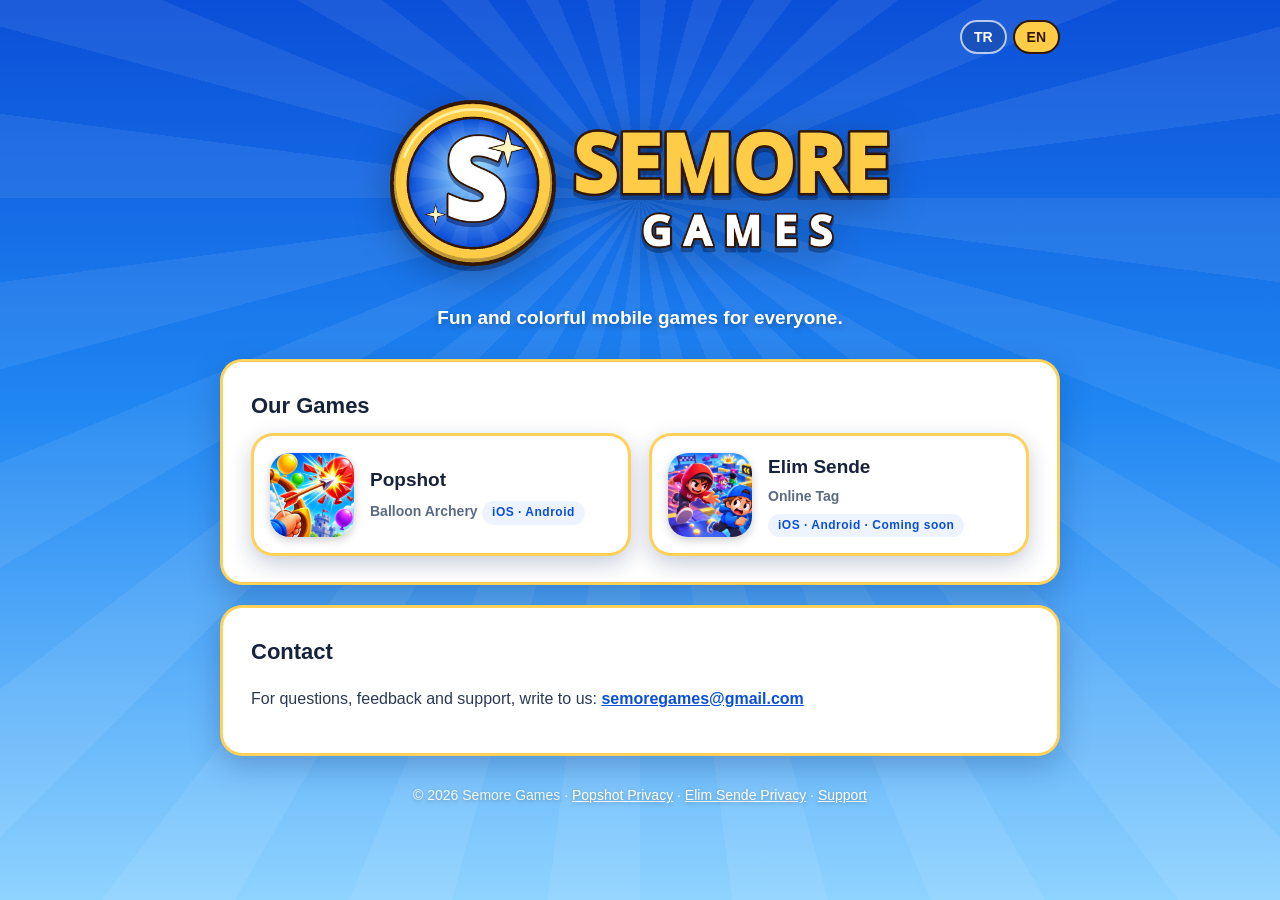
<file: index.html>
<!DOCTYPE html>
<html lang="tr" data-lang="tr">
<head>
  <meta charset="utf-8">
  <meta name="viewport" content="width=device-width, initial-scale=1">
  <title>Semore Games</title>
  <meta name="title-tr" content="Semore Games">
  <meta name="title-en" content="Semore Games">
  <meta name="description" content="Semore Games – eğlenceli ve renkli mobil oyunlar. Fun and colorful mobile games.">
  <link rel="icon" href="assets/semore-icon.png">
  <link rel="stylesheet" href="style.css">
  <script src="lang.js"></script>
</head>
<body>
  <div class="wrap">
    <div class="topbar">
      <span></span>
      <div class="lang-switch">
        <button data-set="tr" aria-pressed="true">TR</button>
        <button data-set="en" aria-pressed="false">EN</button>
      </div>
    </div>

    <header class="hero">
      <img class="logo" src="assets/semore-logo.png" alt="Semore Games">
      <p class="tagline" lang="tr">Herkes için eğlenceli, renkli mobil oyunlar.</p>
      <p class="tagline" lang="en">Fun and colorful mobile games for everyone.</p>
    </header>

    <section class="card">
      <h2 lang="tr">Oyunlarımız</h2>
      <h2 lang="en">Our Games</h2>
      <div class="games">
        <a class="game" href="popshot/">
          <img src="assets/popshot-icon.jpg" alt="Popshot">
          <div>
            <strong>Popshot</strong>
            <span lang="tr">Balon Okçusu</span>
            <span lang="en">Balloon Archery</span>
            <div class="badge" lang="tr">iOS · Android</div>
            <div class="badge" lang="en">iOS · Android</div>
          </div>
        </a>
        <a class="game" href="elim-sende/">
          <img src="assets/elimsende-icon.png" alt="Elim Sende">
          <div>
            <strong>Elim Sende</strong>
            <span lang="tr">Çevrimiçi Ebelemece</span>
            <span lang="en">Online Tag</span>
            <div class="badge" lang="tr">iOS · Android · Yakında</div>
            <div class="badge" lang="en">iOS · Android · Coming soon</div>
          </div>
        </a>
      </div>
    </section>

    <section class="card">
      <h2 lang="tr">İletişim</h2>
      <h2 lang="en">Contact</h2>
      <p lang="tr">Soru, öneri ve destek talepleri için bize yazın: <a class="email" href="mailto:semoregames@gmail.com">semoregames@gmail.com</a></p>
      <p lang="en">For questions, feedback and support, write to us: <a class="email" href="mailto:semoregames@gmail.com">semoregames@gmail.com</a></p>
    </section>

    <footer>
      © 2026 Semore Games ·
      <a href="popshot/privacy/"><span lang="tr">Popshot Gizlilik</span><span lang="en">Popshot Privacy</span></a> ·
      <a href="elim-sende/privacy/"><span lang="tr">Elim Sende Gizlilik</span><span lang="en">Elim Sende Privacy</span></a> ·
      <a href="popshot/support/"><span lang="tr">Destek</span><span lang="en">Support</span></a>
    </footer>
  </div>
</body>
</html>
</file>
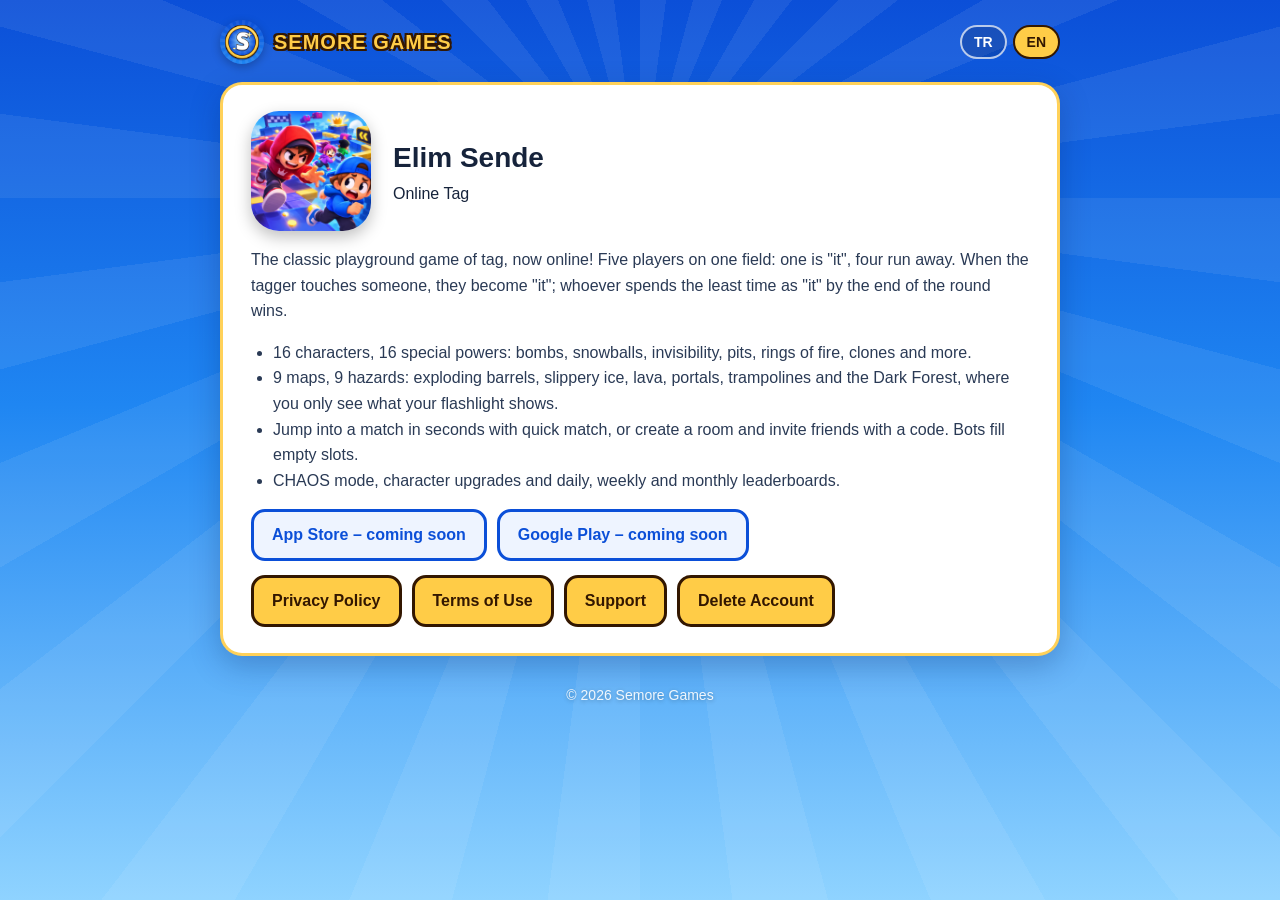
<file: elim-sende/index.html>
<!DOCTYPE html>
<html lang="tr" data-lang="tr">
<head>
  <meta charset="utf-8">
  <meta name="viewport" content="width=device-width, initial-scale=1">
  <title>Elim Sende – Çevrimiçi Ebelemece</title>
  <meta name="title-tr" content="Elim Sende – Çevrimiçi Ebelemece">
  <meta name="title-en" content="Elim Sende – Online Tag">
  <meta name="description" content="Elim Sende: 5 kişilik çevrimiçi ebelemece oyunu. Elim Sende: a 5-player online tag game by Semore Games.">
  <link rel="icon" href="../assets/elimsende-icon.png">
  <link rel="stylesheet" href="../style.css">
  <script src="../lang.js"></script>
</head>
<body>
  <div class="wrap">
    <div class="topbar">
      <a class="home" href="../"><img src="../assets/semore-icon.png" alt=""><span>SEMORE GAMES</span></a>
      <div class="lang-switch">
        <button data-set="tr" aria-pressed="true">TR</button>
        <button data-set="en" aria-pressed="false">EN</button>
      </div>
    </div>

    <section class="card">
      <div class="app-head">
        <img src="../assets/elimsende-icon.png" alt="Elim Sende">
        <div>
          <h2>Elim Sende</h2>
          <div lang="tr">Çevrimiçi Ebelemece</div>
          <div lang="en">Online Tag</div>
        </div>
      </div>

      <div lang="tr">
        <p>Çocukluğumuzun ebelemecesi şimdi çevrimiçi! Beş oyuncu aynı sahada: biri ebe, dördü kaçıyor. Ebe birine dokununca ebelik ona geçer; tur bittiğinde en az süre ebe kalan kazanır.</p>
        <ul>
          <li>16 karakter, 16 özel güç: bomba, kar topu, görünmezlik, çukur, ateş çemberi, klonlar ve daha fazlası.</li>
          <li>9 harita, 9 tuzak: patlayan variller, kaygan buz, lav, portallar, trambolinler ve sadece fenerinle gördüğün Karanlık Orman.</li>
          <li>Hızlı eşleşmeyle saniyeler içinde maça gir ya da oda kurup arkadaşlarını kodla davet et. Eksik yerleri botlar doldurur.</li>
          <li>KAOS modu, karakter geliştirme ve günlük, haftalık, aylık liderlik tabloları.</li>
        </ul>
      </div>
      <div lang="en">
        <p>The classic playground game of tag, now online! Five players on one field: one is "it", four run away. When the tagger touches someone, they become "it"; whoever spends the least time as "it" by the end of the round wins.</p>
        <ul>
          <li>16 characters, 16 special powers: bombs, snowballs, invisibility, pits, rings of fire, clones and more.</li>
          <li>9 maps, 9 hazards: exploding barrels, slippery ice, lava, portals, trampolines and the Dark Forest, where you only see what your flashlight shows.</li>
          <li>Jump into a match in seconds with quick match, or create a room and invite friends with a code. Bots fill empty slots.</li>
          <li>CHAOS mode, character upgrades and daily, weekly and monthly leaderboards.</li>
        </ul>
      </div>

      <div class="links">
        <span class="btn secondary" lang="tr">App Store – yakında</span>
        <span class="btn secondary" lang="en">App Store – coming soon</span>
        <span class="btn secondary" lang="tr">Google Play – yakında</span>
        <span class="btn secondary" lang="en">Google Play – coming soon</span>
      </div>
      <div class="links">
        <a class="btn" href="privacy/"><span lang="tr">Gizlilik Politikası</span><span lang="en">Privacy Policy</span></a>
        <a class="btn" href="terms/"><span lang="tr">Kullanım Koşulları</span><span lang="en">Terms of Use</span></a>
        <a class="btn" href="support/"><span lang="tr">Destek</span><span lang="en">Support</span></a>
        <a class="btn" href="delete-account/"><span lang="tr">Hesap Silme</span><span lang="en">Delete Account</span></a>
      </div>
    </section>

    <footer>© 2026 Semore Games</footer>
  </div>
</body>
</html>
</file>
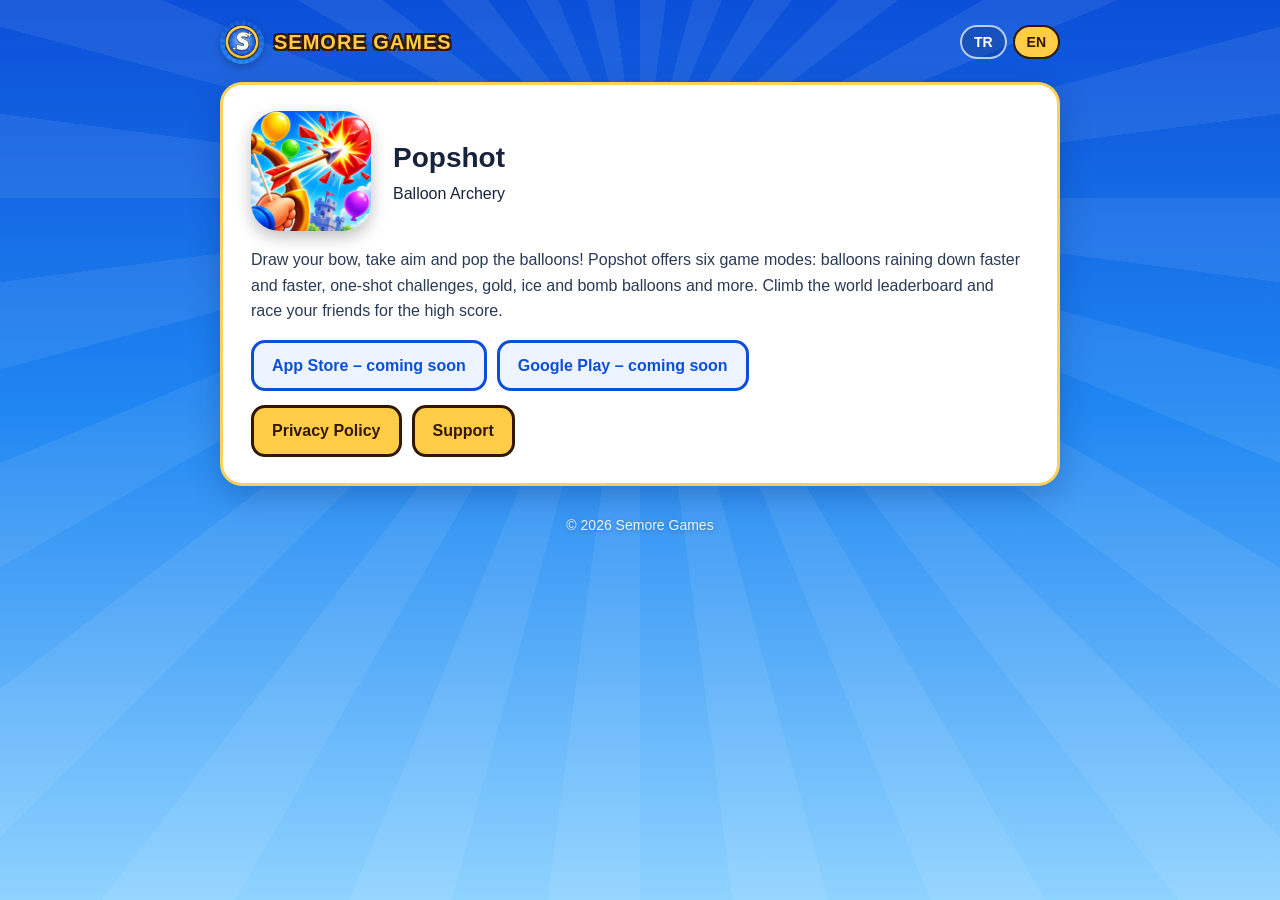
<file: popshot/index.html>
<!DOCTYPE html>
<html lang="tr" data-lang="tr">
<head>
  <meta charset="utf-8">
  <meta name="viewport" content="width=device-width, initial-scale=1">
  <title>Popshot – Balon Okçusu</title>
  <meta name="title-tr" content="Popshot – Balon Okçusu">
  <meta name="title-en" content="Popshot – Balloon Archery">
  <meta name="description" content="Popshot: okla balon patlatma oyunu. Popshot: a balloon archery game by Semore Games.">
  <link rel="icon" href="../assets/popshot-icon.jpg">
  <link rel="stylesheet" href="../style.css">
  <script src="../lang.js"></script>
</head>
<body>
  <div class="wrap">
    <div class="topbar">
      <a class="home" href="../"><img src="../assets/semore-icon.png" alt=""><span>SEMORE GAMES</span></a>
      <div class="lang-switch">
        <button data-set="tr" aria-pressed="true">TR</button>
        <button data-set="en" aria-pressed="false">EN</button>
      </div>
    </div>

    <section class="card">
      <div class="app-head">
        <img src="../assets/popshot-icon.jpg" alt="Popshot">
        <div>
          <h2>Popshot</h2>
          <div lang="tr">Balon Okçusu</div>
          <div lang="en">Balloon Archery</div>
        </div>
      </div>

      <div lang="tr">
        <p>Yayını ger, nişan al ve balonları patlat! Popshot'ta altı farklı oyun modu seni bekliyor: hızlanarak yağan balonlar, tek okla nişan, altın, buz ve bomba balonları ve daha fazlası. Dünya sıralamasında yerini al, arkadaşlarınla rekor yarışına gir.</p>
      </div>
      <div lang="en">
        <p>Draw your bow, take aim and pop the balloons! Popshot offers six game modes: balloons raining down faster and faster, one-shot challenges, gold, ice and bomb balloons and more. Climb the world leaderboard and race your friends for the high score.</p>
      </div>

      <div class="links">
        <span class="btn secondary" lang="tr">App Store – yakında</span>
        <span class="btn secondary" lang="en">App Store – coming soon</span>
        <span class="btn secondary" lang="tr">Google Play – yakında</span>
        <span class="btn secondary" lang="en">Google Play – coming soon</span>
      </div>
      <div class="links">
        <a class="btn" href="privacy/"><span lang="tr">Gizlilik Politikası</span><span lang="en">Privacy Policy</span></a>
        <a class="btn" href="support/"><span lang="tr">Destek</span><span lang="en">Support</span></a>
      </div>
    </section>

    <footer>© 2026 Semore Games</footer>
  </div>
</body>
</html>
</file>
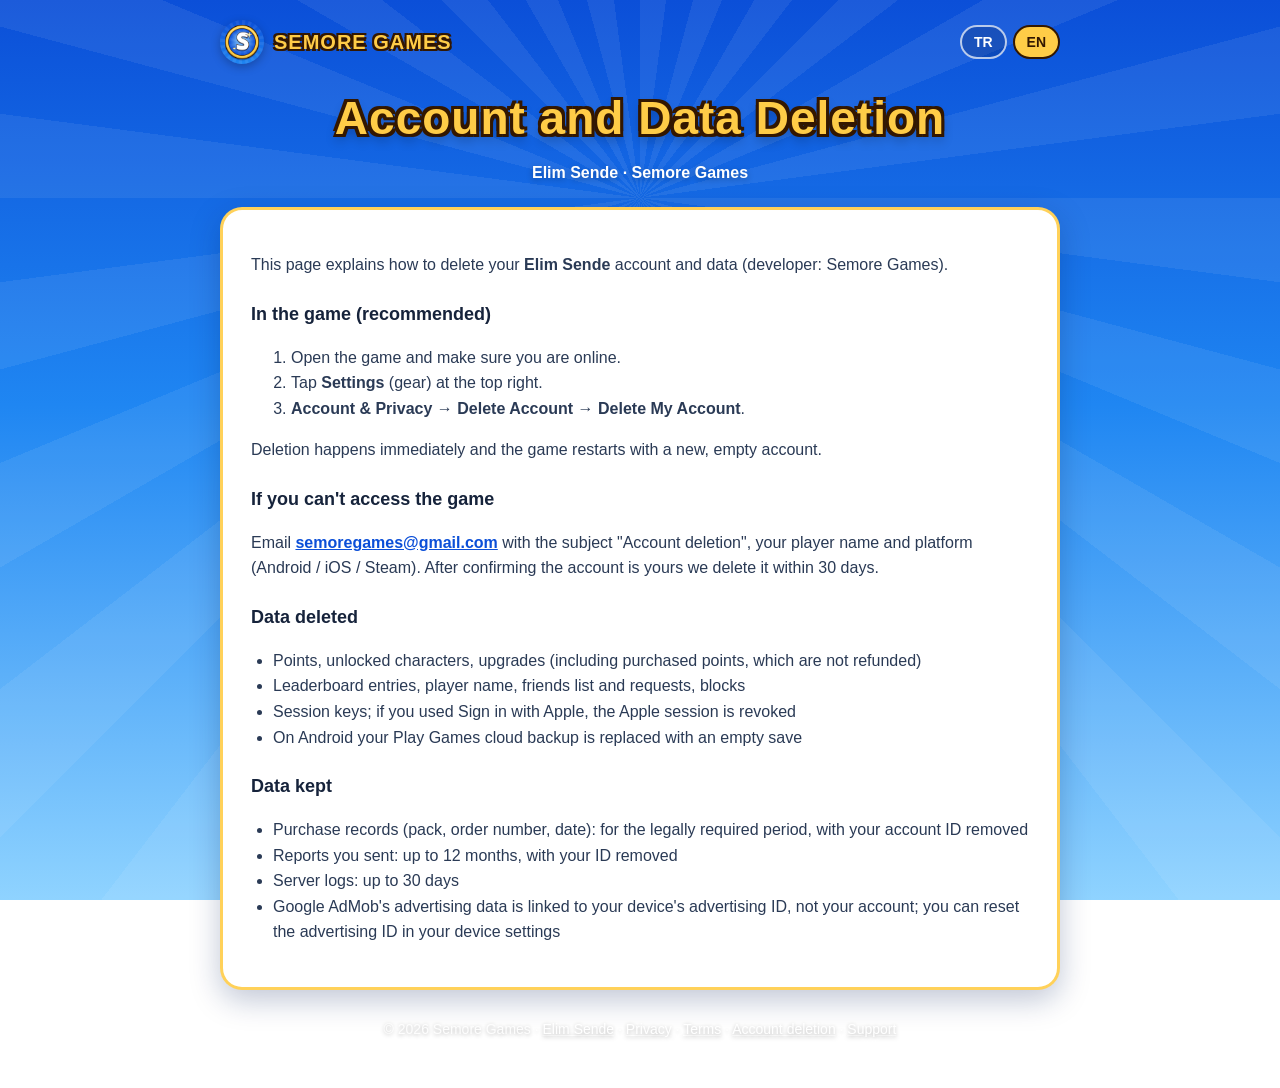
<file: elim-sende/delete-account/index.html>
<!DOCTYPE html>
<html lang="tr" data-lang="tr">
<head>
  <meta charset="utf-8">
  <meta name="viewport" content="width=device-width, initial-scale=1">
  <title>Elim Sende – Hesap ve Veri Silme</title>
  <meta name="title-tr" content="Elim Sende – Hesap ve Veri Silme">
  <meta name="title-en" content="Elim Sende – Account and Data Deletion">
  <link rel="icon" href="../../assets/elimsende-icon.png">
  <link rel="stylesheet" href="../../style.css">
  <script src="../../lang.js"></script>
</head>
<body>
  <div class="wrap">
    <div class="topbar">
      <a class="home" href="../../"><img src="../../assets/semore-icon.png" alt=""><span>SEMORE GAMES</span></a>
      <div class="lang-switch">
        <button data-set="tr" aria-pressed="true">TR</button>
        <button data-set="en" aria-pressed="false">EN</button>
      </div>
    </div>

    <h1 class="title" lang="tr">Hesap ve Veri Silme</h1>
    <h1 class="title" lang="en">Account and Data Deletion</h1>
    <p class="subtitle">Elim Sende · Semore Games</p>

    <section class="card" lang="tr">
      <p>Bu sayfa <strong>Elim Sende</strong> (geliştirici: Semore Games) hesabını ve verilerini nasıl sileceğini anlatır.</p>
<h3>Oyunun içinden (önerilen)</h3>
<ol><li>Oyunu aç ve internete bağlı olduğundan emin ol.</li>
<li>Sağ üstteki <strong>Ayarlar</strong> (dişli) düğmesine dokun.</li>
<li><strong>Hesap ve Gizlilik</strong> → <strong>Hesabı Sil</strong> → <strong>Hesabımı Sil</strong>.</li></ol>
<p>Silme hemen gerçekleşir ve oyun yeni, boş bir hesapla açılır.</p>
<h3>Oyuna erişemiyorsan</h3>
<p><a class="email" href="mailto:semoregames@gmail.com?subject=Hesap%20silme">semoregames@gmail.com</a> adresine "Hesap silme" konusuyla oyuncu adını ve kullandığın platformu (Android / iOS / Steam) yaz. Hesabın sana ait olduğunu doğruladıktan sonra en geç 30 gün içinde sileriz.</p>
<h3>Silinen veriler</h3>
<ul><li>Puanlar, açılan karakterler, geliştirmeler (satın alınan puanlar dahil, iade edilmez)</li>
<li>Liderlik tablosu kayıtları, oyuncu adı, arkadaş listesi ve istekleri, engellemeler</li>
<li>Oturum anahtarları; Apple ile giriş yaptıysan Apple'daki oturum da iptal edilir</li>
<li>Android'de Play Games bulut yedeğin boş kayıtla değiştirilir</li></ul>
<h3>Saklanan veriler</h3>
<ul><li>Satın alma kayıtları (paket, sipariş numarası, tarih): yasal saklama süresince, hesap kimliği çıkarılmış olarak</li>
<li>Gönderdiğin şikayetler: en fazla 12 ay, kimliğin çıkarılmış olarak</li>
<li>Sunucu kayıtları: en fazla 30 gün</li>
<li>Google AdMob'un reklam verileri hesabına değil cihazının reklam kimliğine bağlıdır; reklam kimliğini cihaz ayarlarından sıfırlayabilirsin</li></ul>
    </section>

    <section class="card" lang="en">
      <p>This page explains how to delete your <strong>Elim Sende</strong> account and data (developer: Semore Games).</p>
<h3>In the game (recommended)</h3>
<ol><li>Open the game and make sure you are online.</li>
<li>Tap <strong>Settings</strong> (gear) at the top right.</li>
<li><strong>Account &amp; Privacy</strong> → <strong>Delete Account</strong> → <strong>Delete My Account</strong>.</li></ol>
<p>Deletion happens immediately and the game restarts with a new, empty account.</p>
<h3>If you can't access the game</h3>
<p>Email <a class="email" href="mailto:semoregames@gmail.com?subject=Account%20deletion">semoregames@gmail.com</a> with the subject "Account deletion", your player name and platform (Android / iOS / Steam). After confirming the account is yours we delete it within 30 days.</p>
<h3>Data deleted</h3>
<ul><li>Points, unlocked characters, upgrades (including purchased points, which are not refunded)</li>
<li>Leaderboard entries, player name, friends list and requests, blocks</li>
<li>Session keys; if you used Sign in with Apple, the Apple session is revoked</li>
<li>On Android your Play Games cloud backup is replaced with an empty save</li></ul>
<h3>Data kept</h3>
<ul><li>Purchase records (pack, order number, date): for the legally required period, with your account ID removed</li>
<li>Reports you sent: up to 12 months, with your ID removed</li>
<li>Server logs: up to 30 days</li>
<li>Google AdMob's advertising data is linked to your device's advertising ID, not your account; you can reset the advertising ID in your device settings</li></ul>
    </section>

    <footer>© 2026 Semore Games · <a href="../"><span>Elim Sende</span></a> ·
      <a href="../privacy/"><span lang="tr">Gizlilik</span><span lang="en">Privacy</span></a> ·
      <a href="../terms/"><span lang="tr">Koşullar</span><span lang="en">Terms</span></a> ·
      <a href="../delete-account/"><span lang="tr">Hesap silme</span><span lang="en">Account deletion</span></a> ·
      <a href="../support/"><span lang="tr">Destek</span><span lang="en">Support</span></a>
    </footer>
  </div>
</body>
</html>
</file>
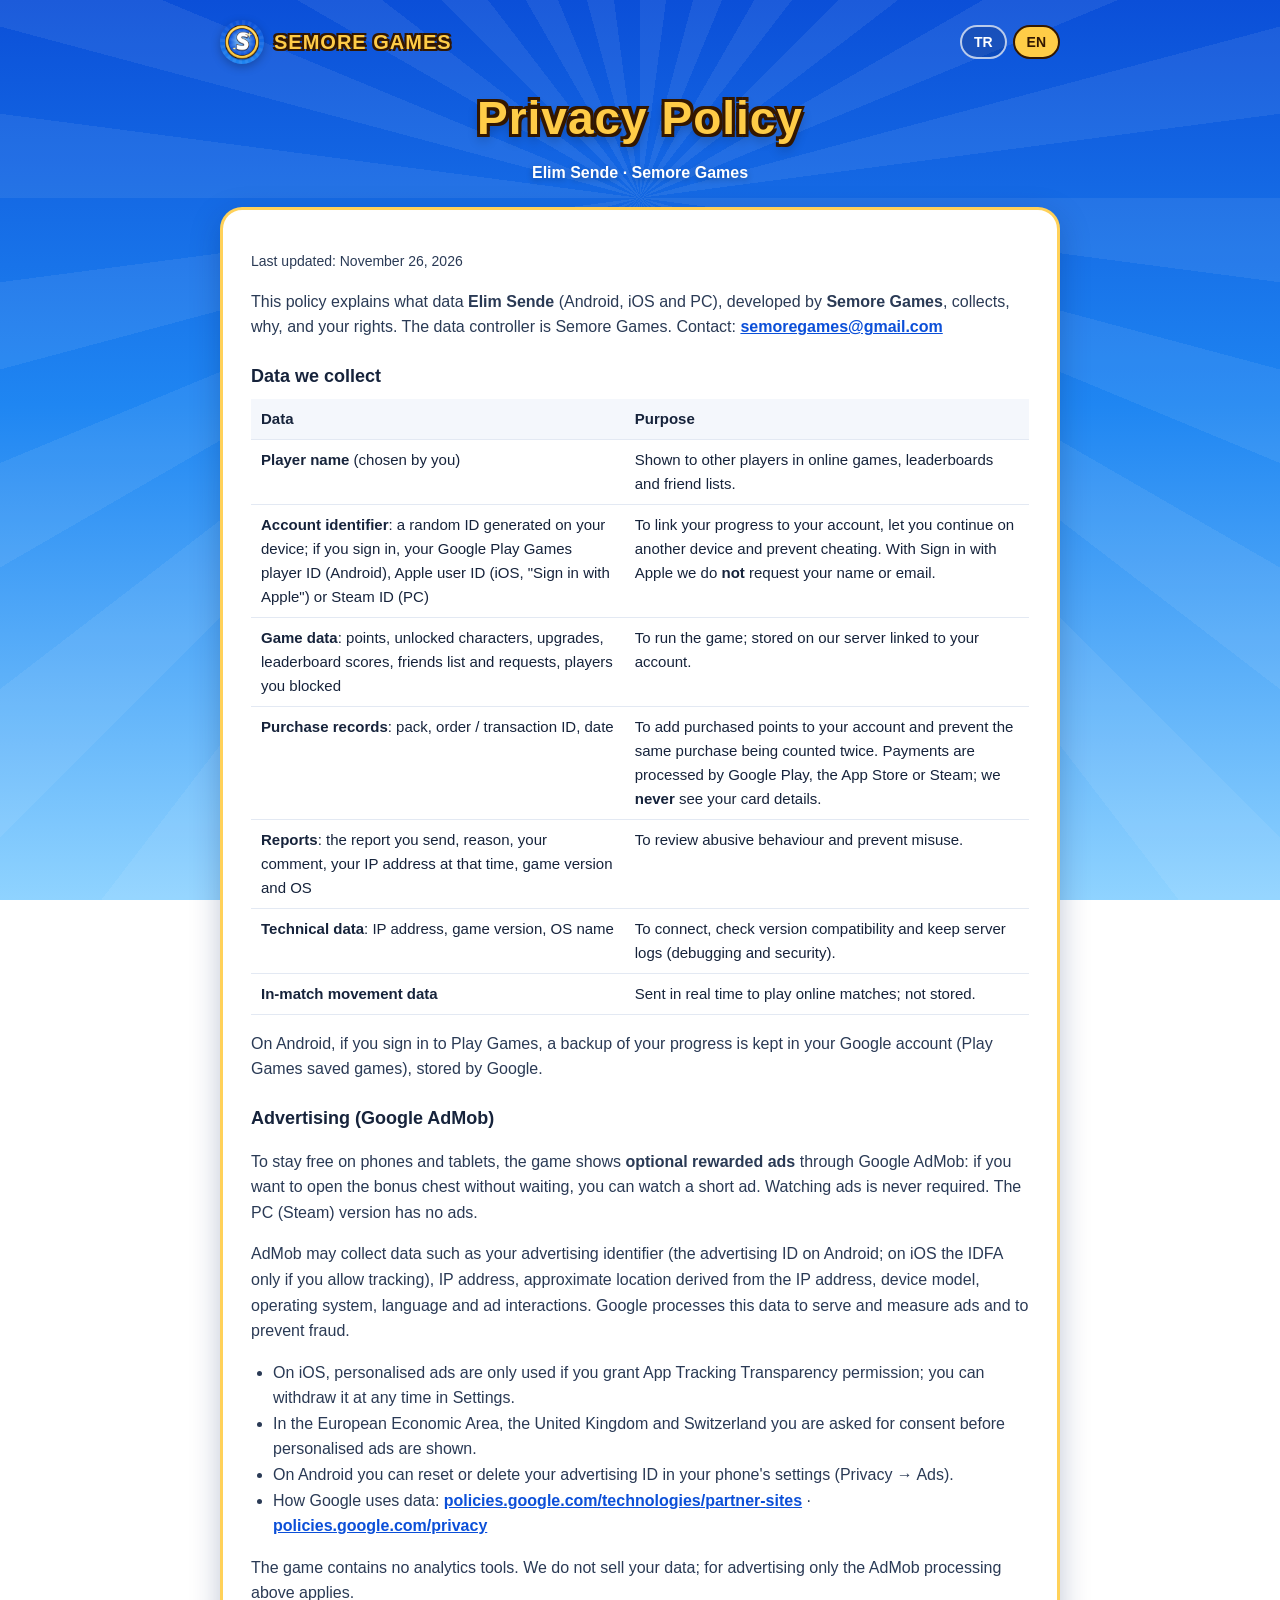
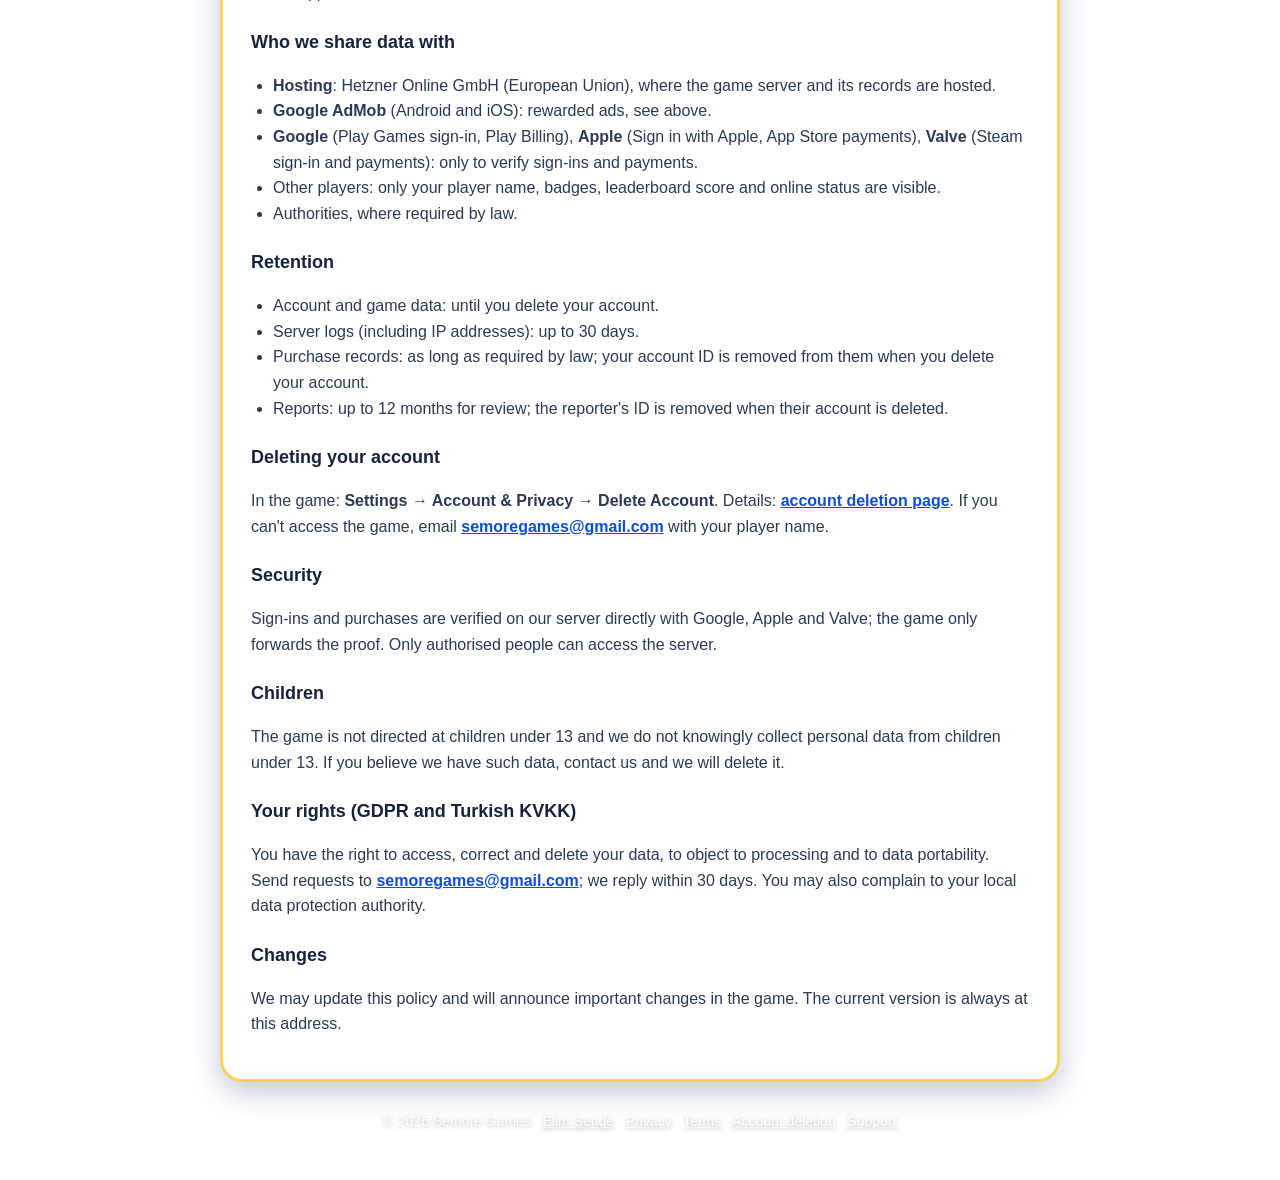
<file: elim-sende/privacy/index.html>
<!DOCTYPE html>
<html lang="tr" data-lang="tr">
<head>
  <meta charset="utf-8">
  <meta name="viewport" content="width=device-width, initial-scale=1">
  <title>Elim Sende – Gizlilik Politikası</title>
  <meta name="title-tr" content="Elim Sende – Gizlilik Politikası">
  <meta name="title-en" content="Elim Sende – Privacy Policy">
  <link rel="icon" href="../../assets/elimsende-icon.png">
  <link rel="stylesheet" href="../../style.css">
  <script src="../../lang.js"></script>
</head>
<body>
  <div class="wrap">
    <div class="topbar">
      <a class="home" href="../../"><img src="../../assets/semore-icon.png" alt=""><span>SEMORE GAMES</span></a>
      <div class="lang-switch">
        <button data-set="tr" aria-pressed="true">TR</button>
        <button data-set="en" aria-pressed="false">EN</button>
      </div>
    </div>

    <h1 class="title" lang="tr">Gizlilik Politikası</h1>
    <h1 class="title" lang="en">Privacy Policy</h1>
    <p class="subtitle">Elim Sende · Semore Games</p>

    <section class="card" lang="tr">
      <p class="muted">Son güncelleme: 26 Kasım 2026</p>
<p>Bu politika, <strong>Semore Games</strong> tarafından geliştirilen <strong>Elim Sende</strong> oyununun (Android, iOS ve bilgisayar) hangi verileri topladığını, neden kullandığını ve haklarını açıklar. Veri sorumlusu Semore Games'dir. İletişim: <a class="email" href="mailto:semoregames@gmail.com">semoregames@gmail.com</a></p>

<h3>Topladığımız veriler</h3>
<table class="data">
<tr><th>Veri</th><th>Ne için</th></tr>
<tr><td><strong>Oyuncu adı</strong> (senin seçtiğin)</td><td>Çevrimiçi oyunlarda, liderlik tablosunda ve arkadaş listelerinde diğer oyunculara gösterilir.</td></tr>
<tr><td><strong>Hesap kimliği</strong>: oyunun cihazda ürettiği rastgele kimlik; giriş yaptıysan Google Play Games oyuncu kimliği (Android), Apple kullanıcı kimliği (iOS, "Apple ile giriş") ya da Steam kimliği (bilgisayar)</td><td>İlerlemeni hesabına bağlamak, başka cihazda devam edebilmen ve hileyi önlemek. Apple ile girişte adını ve e-postanı <strong>istemeyiz</strong>.</td></tr>
<tr><td><strong>Oyun verileri</strong>: puanlar, açılan karakterler, geliştirmeler, liderlik puanları, arkadaş listesi ve istekleri, engellediğin oyuncular</td><td>Oyunun çalışması; bu veriler sunucumuzda hesabına bağlı tutulur.</td></tr>
<tr><td><strong>Satın alma kayıtları</strong>: paket, sipariş / işlem numarası, tarih</td><td>Satın aldığın puanı hesabına eklemek ve aynı satın almanın iki kez sayılmasını önlemek. Ödemeyi Google Play, App Store ya da Steam alır; kart bilgilerini <strong>görmeyiz</strong>.</td></tr>
<tr><td><strong>Şikayet ve bildirimler</strong>: gönderdiğin şikayet, sebep, yazdığın açıklama, o anki IP adresin, oyun sürümü ve işletim sistemi</td><td>Uygunsuz davranışı incelemek ve kötüye kullanımı önlemek.</td></tr>
<tr><td><strong>Teknik veriler</strong>: IP adresi, oyun sürümü, işletim sistemi adı</td><td>Bağlantı kurmak, sürüm uyumluluğunu kontrol etmek, sunucu kayıtları (hata ayıklama ve güvenlik).</td></tr>
<tr><td><strong>Maç sırasındaki hareket verileri</strong></td><td>Çevrimiçi maçı oynatmak için anlık iletilir; saklanmaz.</td></tr>
</table>
<p>Android'de Play Games'e giriş yaptıysan oyun ilerlemenin bir yedeği Google hesabında (Play Games kayıtlı oyunlar) tutulur; bu yedek Google tarafından saklanır.</p>
<h3>Reklamlar (Google AdMob)</h3>
<p>Oyun, telefonda ve tablette ücretsiz kalabilmek için Google AdMob aracılığıyla <strong>isteğe bağlı ödüllü reklam</strong> gösterir: bonus sandığını beklemeden açmak istersen kısa bir reklam izleyebilirsin. Reklam izlemek zorunlu değildir. Bilgisayar (Steam) sürümünde reklam yoktur.</p>
<p>AdMob; reklam kimliği (Android'de reklam kimliği, iOS'ta yalnızca izin verirsen IDFA), IP adresi, IP adresinden tahmin edilen yaklaşık konum, cihaz modeli, işletim sistemi, dil ve reklam etkileşimleri gibi verileri toplayabilir. Bu veriler reklam göstermek, reklam performansını ölçmek ve sahtekârlığı önlemek için Google tarafından işlenir.</p>
<ul>
<li>iOS'ta kişiselleştirilmiş reklam yalnızca uygulama takibi iznini (App Tracking Transparency) verirsen kullanılır; izni Ayarlar'dan istediğin zaman geri alabilirsin.</li>
<li>Avrupa Ekonomik Alanı, Birleşik Krallık ve İsviçre'de kişiselleştirilmiş reklam için önce onayın istenir.</li>
<li>Android'de reklam kimliğini telefonunun ayarlarından (Gizlilik → Reklamlar) sıfırlayabilir ya da silebilirsin.</li>
<li>Google'ın verileri nasıl kullandığı: <a href="https://policies.google.com/technologies/partner-sites" rel="noopener">policies.google.com/technologies/partner-sites</a> · <a href="https://policies.google.com/privacy" rel="noopener">policies.google.com/privacy</a></li>
</ul>
<p>Oyunda analiz aracı yoktur. Verilerini satmayız; reklam için yalnızca yukarıdaki AdMob işleyişi geçerlidir.</p>

<h3>Kimlerle paylaşılır</h3>
<ul>
<li><strong>Sunucu barındırma</strong>: Hetzner Online GmbH (Avrupa Birliği). Oyun sunucusu ve kayıtlar burada durur.</li>
<li><strong>Google AdMob</strong> (Android ve iOS): ödüllü reklamlar, yukarıya bak.</li>
<li><strong>Google</strong> (Play Games girişi, Play Billing ödemeleri), <strong>Apple</strong> (Apple ile giriş, App Store ödemeleri), <strong>Valve</strong> (Steam girişi ve ödemeleri): sadece giriş ve ödemeyi doğrulamak için.</li>
<li>Diğer oyuncular: sadece oyuncu adın, rozetlerin, liderlik puanın ve çevrimiçi durumun görünür.</li>
<li>Yasal zorunluluk hâlinde yetkili makamlar.</li>
</ul>

<h3>Saklama süresi</h3>
<ul>
<li>Hesap ve oyun verileri: hesabını silene kadar.</li>
<li>Sunucu kayıtları (IP adresi dahil): en fazla 30 gün.</li>
<li>Satın alma kayıtları: yasal saklama yükümlülükleri süresince; hesap silinince hesap kimliği bu kayıtlardan çıkarılır.</li>
<li>Şikayet kayıtları: inceleme için en fazla 12 ay; hesap silinince şikayet edenin kimliği çıkarılır.</li>
</ul>

<h3>Hesabını silme</h3>
<p>Oyunda <strong>Ayarlar → Hesap ve Gizlilik → Hesabı Sil</strong>. Ayrıntı: <a href="../delete-account/">hesap silme sayfası</a>. Oyuna erişemiyorsan <a class="email" href="mailto:semoregames@gmail.com">semoregames@gmail.com</a> adresine oyuncu adınla yazabilirsin.</p>

<h3>Güvenlik</h3>
<p>Hesap doğrulamaları ve satın almalar sunucuda Google, Apple ve Valve'a sorularak doğrulanır; oyun yalnızca kanıtı iletir. Sunucuya sadece yetkili kişiler erişebilir.</p>

<h3>Çocuklar</h3>
<p>Oyun 13 yaş altı çocuklara yönelik değildir ve bilerek 13 yaş altından kişisel veri toplamayız. Böyle bir veri olduğunu düşünüyorsan bize yaz, sileriz.</p>

<h3>Hakların (KVKK ve GDPR)</h3>
<p>Verilerine erişme, düzeltme, silme, işlemeye itiraz etme ve veri taşınabilirliği haklarına sahipsin. Talebini <a class="email" href="mailto:semoregames@gmail.com">semoregames@gmail.com</a> adresine gönderebilirsin; en geç 30 gün içinde cevap veririz. Kişisel Verileri Koruma Kurulu'na ya da bulunduğun ülkedeki veri koruma otoritesine şikâyet hakkın saklıdır.</p>

<h3>Değişiklikler</h3>
<p>Bu politikayı güncelleyebiliriz; önemli değişiklikleri oyunda duyururuz. Güncel hâli her zaman bu adrestedir.</p>
    </section>

    <section class="card" lang="en">
      <p class="muted">Last updated: November 26, 2026</p>
<p>This policy explains what data <strong>Elim Sende</strong> (Android, iOS and PC), developed by <strong>Semore Games</strong>, collects, why, and your rights. The data controller is Semore Games. Contact: <a class="email" href="mailto:semoregames@gmail.com">semoregames@gmail.com</a></p>

<h3>Data we collect</h3>
<table class="data">
<tr><th>Data</th><th>Purpose</th></tr>
<tr><td><strong>Player name</strong> (chosen by you)</td><td>Shown to other players in online games, leaderboards and friend lists.</td></tr>
<tr><td><strong>Account identifier</strong>: a random ID generated on your device; if you sign in, your Google Play Games player ID (Android), Apple user ID (iOS, "Sign in with Apple") or Steam ID (PC)</td><td>To link your progress to your account, let you continue on another device and prevent cheating. With Sign in with Apple we do <strong>not</strong> request your name or email.</td></tr>
<tr><td><strong>Game data</strong>: points, unlocked characters, upgrades, leaderboard scores, friends list and requests, players you blocked</td><td>To run the game; stored on our server linked to your account.</td></tr>
<tr><td><strong>Purchase records</strong>: pack, order / transaction ID, date</td><td>To add purchased points to your account and prevent the same purchase being counted twice. Payments are processed by Google Play, the App Store or Steam; we <strong>never</strong> see your card details.</td></tr>
<tr><td><strong>Reports</strong>: the report you send, reason, your comment, your IP address at that time, game version and OS</td><td>To review abusive behaviour and prevent misuse.</td></tr>
<tr><td><strong>Technical data</strong>: IP address, game version, OS name</td><td>To connect, check version compatibility and keep server logs (debugging and security).</td></tr>
<tr><td><strong>In-match movement data</strong></td><td>Sent in real time to play online matches; not stored.</td></tr>
</table>
<p>On Android, if you sign in to Play Games, a backup of your progress is kept in your Google account (Play Games saved games), stored by Google.</p>
<h3>Advertising (Google AdMob)</h3>
<p>To stay free on phones and tablets, the game shows <strong>optional rewarded ads</strong> through Google AdMob: if you want to open the bonus chest without waiting, you can watch a short ad. Watching ads is never required. The PC (Steam) version has no ads.</p>
<p>AdMob may collect data such as your advertising identifier (the advertising ID on Android; on iOS the IDFA only if you allow tracking), IP address, approximate location derived from the IP address, device model, operating system, language and ad interactions. Google processes this data to serve and measure ads and to prevent fraud.</p>
<ul>
<li>On iOS, personalised ads are only used if you grant App Tracking Transparency permission; you can withdraw it at any time in Settings.</li>
<li>In the European Economic Area, the United Kingdom and Switzerland you are asked for consent before personalised ads are shown.</li>
<li>On Android you can reset or delete your advertising ID in your phone's settings (Privacy → Ads).</li>
<li>How Google uses data: <a href="https://policies.google.com/technologies/partner-sites" rel="noopener">policies.google.com/technologies/partner-sites</a> · <a href="https://policies.google.com/privacy" rel="noopener">policies.google.com/privacy</a></li>
</ul>
<p>The game contains no analytics tools. We do not sell your data; for advertising only the AdMob processing above applies.</p>

<h3>Who we share data with</h3>
<ul>
<li><strong>Hosting</strong>: Hetzner Online GmbH (European Union), where the game server and its records are hosted.</li>
<li><strong>Google AdMob</strong> (Android and iOS): rewarded ads, see above.</li>
<li><strong>Google</strong> (Play Games sign-in, Play Billing), <strong>Apple</strong> (Sign in with Apple, App Store payments), <strong>Valve</strong> (Steam sign-in and payments): only to verify sign-ins and payments.</li>
<li>Other players: only your player name, badges, leaderboard score and online status are visible.</li>
<li>Authorities, where required by law.</li>
</ul>

<h3>Retention</h3>
<ul>
<li>Account and game data: until you delete your account.</li>
<li>Server logs (including IP addresses): up to 30 days.</li>
<li>Purchase records: as long as required by law; your account ID is removed from them when you delete your account.</li>
<li>Reports: up to 12 months for review; the reporter's ID is removed when their account is deleted.</li>
</ul>

<h3>Deleting your account</h3>
<p>In the game: <strong>Settings → Account &amp; Privacy → Delete Account</strong>. Details: <a href="../delete-account/">account deletion page</a>. If you can't access the game, email <a class="email" href="mailto:semoregames@gmail.com">semoregames@gmail.com</a> with your player name.</p>

<h3>Security</h3>
<p>Sign-ins and purchases are verified on our server directly with Google, Apple and Valve; the game only forwards the proof. Only authorised people can access the server.</p>

<h3>Children</h3>
<p>The game is not directed at children under 13 and we do not knowingly collect personal data from children under 13. If you believe we have such data, contact us and we will delete it.</p>

<h3>Your rights (GDPR and Turkish KVKK)</h3>
<p>You have the right to access, correct and delete your data, to object to processing and to data portability. Send requests to <a class="email" href="mailto:semoregames@gmail.com">semoregames@gmail.com</a>; we reply within 30 days. You may also complain to your local data protection authority.</p>

<h3>Changes</h3>
<p>We may update this policy and will announce important changes in the game. The current version is always at this address.</p>
    </section>

    <footer>© 2026 Semore Games · <a href="../"><span>Elim Sende</span></a> ·
      <a href="../privacy/"><span lang="tr">Gizlilik</span><span lang="en">Privacy</span></a> ·
      <a href="../terms/"><span lang="tr">Koşullar</span><span lang="en">Terms</span></a> ·
      <a href="../delete-account/"><span lang="tr">Hesap silme</span><span lang="en">Account deletion</span></a> ·
      <a href="../support/"><span lang="tr">Destek</span><span lang="en">Support</span></a>
    </footer>
  </div>
</body>
</html>
</file>
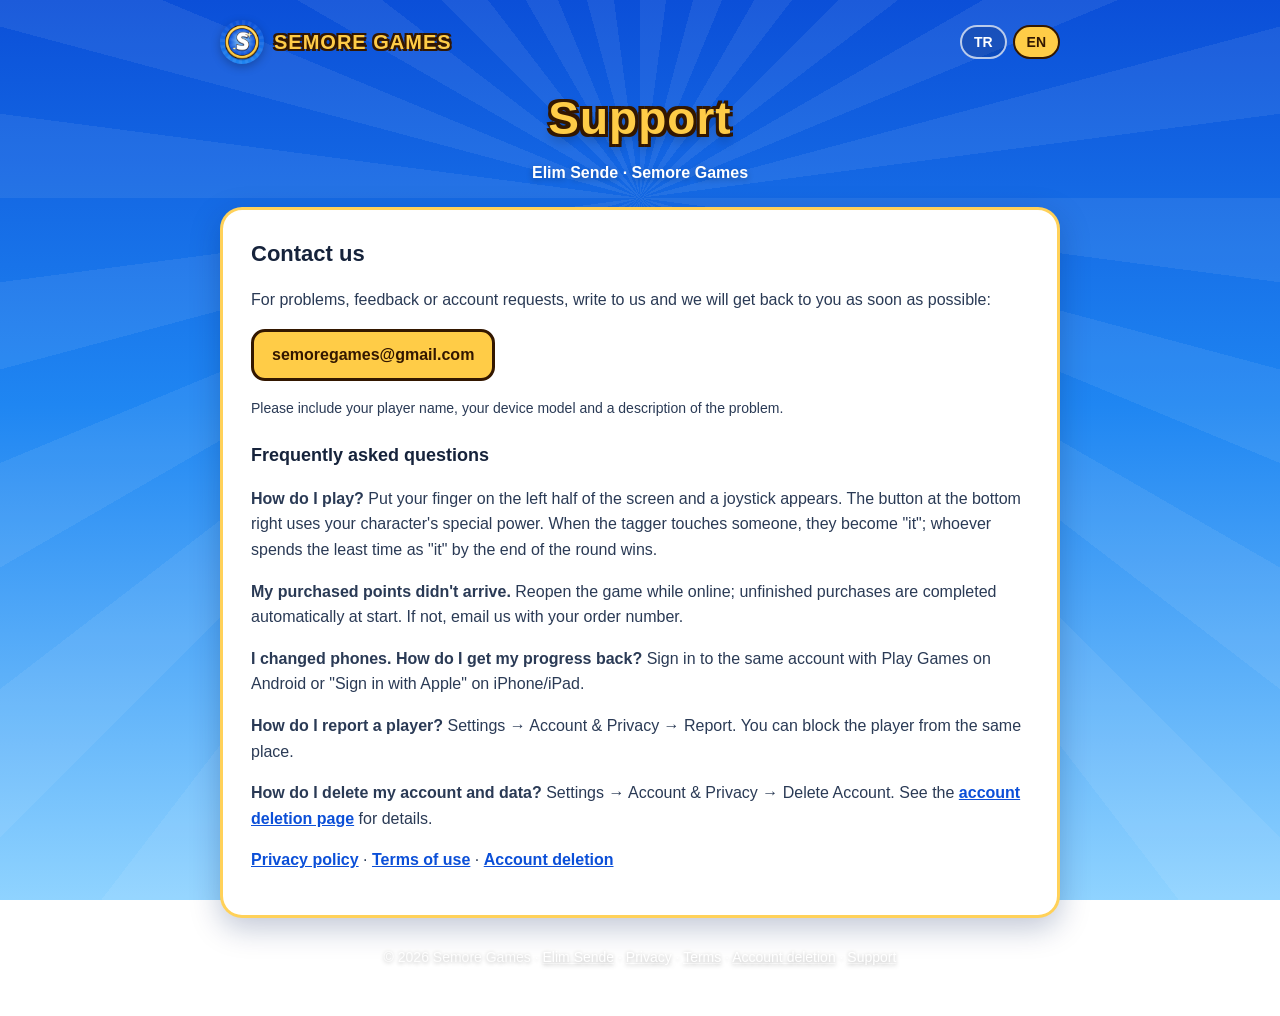
<file: elim-sende/support/index.html>
<!DOCTYPE html>
<html lang="tr" data-lang="tr">
<head>
  <meta charset="utf-8">
  <meta name="viewport" content="width=device-width, initial-scale=1">
  <title>Elim Sende – Destek</title>
  <meta name="title-tr" content="Elim Sende – Destek">
  <meta name="title-en" content="Elim Sende – Support">
  <link rel="icon" href="../../assets/elimsende-icon.png">
  <link rel="stylesheet" href="../../style.css">
  <script src="../../lang.js"></script>
</head>
<body>
  <div class="wrap">
    <div class="topbar">
      <a class="home" href="../../"><img src="../../assets/semore-icon.png" alt=""><span>SEMORE GAMES</span></a>
      <div class="lang-switch">
        <button data-set="tr" aria-pressed="true">TR</button>
        <button data-set="en" aria-pressed="false">EN</button>
      </div>
    </div>

    <h1 class="title" lang="tr">Destek</h1>
    <h1 class="title" lang="en">Support</h1>
    <p class="subtitle">Elim Sende · Semore Games</p>

    <section class="card" lang="tr">
      <h2>Bize ulaşın</h2>
<p>Sorun, öneri ya da hesap talepleri için bize yazın, en kısa sürede dönüş yapalım:</p>
<p><a class="btn" href="mailto:semoregames@gmail.com?subject=Elim%20Sende%20Destek">semoregames@gmail.com</a></p>
<p class="muted">Lütfen e-postana oyuncu adını, cihaz modelini ve yaşadığın sorunu ekle.</p>
<h3>Sık sorulanlar</h3>
<p><strong>Nasıl oynanır?</strong> Ekranın sol yarısına parmağını koyunca joystick belirir. Sağ alttaki düğme karakterinin özel gücünü kullanır. Ebe birine dokununca ebelik ona geçer; tur sonunda en az süre ebe kalan kazanır.</p>
<p><strong>Satın aldığım puan gelmedi.</strong> Oyunu internete bağlıyken yeniden aç; yarım kalan satın almalar açılışta otomatik tamamlanır. Gelmezse sipariş numaranla bize yaz.</p>
<p><strong>Telefon değiştirdim, ilerlemem nasıl gelir?</strong> Android'de Play Games, iPhone/iPad'de "Apple ile giriş" ile aynı hesaba girersen ilerlemen geri gelir.</p>
<p><strong>Bir oyuncuyu nasıl bildiririm?</strong> Ayarlar → Hesap ve Gizlilik → Şikayet Et. Şikayet ettiğin oyuncuyu aynı yerden engelleyebilirsin.</p>
<p><strong>Hesabımı ve verilerimi nasıl silerim?</strong> Ayarlar → Hesap ve Gizlilik → Hesabı Sil. Ayrıntılar <a href="../delete-account/">hesap silme sayfasında</a>.</p>
<p><a href="../privacy/">Gizlilik politikası</a> · <a href="../terms/">Kullanım koşulları</a> · <a href="../delete-account/">Hesap silme</a></p>
    </section>

    <section class="card" lang="en">
      <h2>Contact us</h2>
<p>For problems, feedback or account requests, write to us and we will get back to you as soon as possible:</p>
<p><a class="btn" href="mailto:semoregames@gmail.com?subject=Elim%20Sende%20Support">semoregames@gmail.com</a></p>
<p class="muted">Please include your player name, your device model and a description of the problem.</p>
<h3>Frequently asked questions</h3>
<p><strong>How do I play?</strong> Put your finger on the left half of the screen and a joystick appears. The button at the bottom right uses your character's special power. When the tagger touches someone, they become "it"; whoever spends the least time as "it" by the end of the round wins.</p>
<p><strong>My purchased points didn't arrive.</strong> Reopen the game while online; unfinished purchases are completed automatically at start. If not, email us with your order number.</p>
<p><strong>I changed phones. How do I get my progress back?</strong> Sign in to the same account with Play Games on Android or "Sign in with Apple" on iPhone/iPad.</p>
<p><strong>How do I report a player?</strong> Settings → Account &amp; Privacy → Report. You can block the player from the same place.</p>
<p><strong>How do I delete my account and data?</strong> Settings → Account &amp; Privacy → Delete Account. See the <a href="../delete-account/">account deletion page</a> for details.</p>
<p><a href="../privacy/">Privacy policy</a> · <a href="../terms/">Terms of use</a> · <a href="../delete-account/">Account deletion</a></p>
    </section>

    <footer>© 2026 Semore Games · <a href="../"><span>Elim Sende</span></a> ·
      <a href="../privacy/"><span lang="tr">Gizlilik</span><span lang="en">Privacy</span></a> ·
      <a href="../terms/"><span lang="tr">Koşullar</span><span lang="en">Terms</span></a> ·
      <a href="../delete-account/"><span lang="tr">Hesap silme</span><span lang="en">Account deletion</span></a> ·
      <a href="../support/"><span lang="tr">Destek</span><span lang="en">Support</span></a>
    </footer>
  </div>
</body>
</html>
</file>
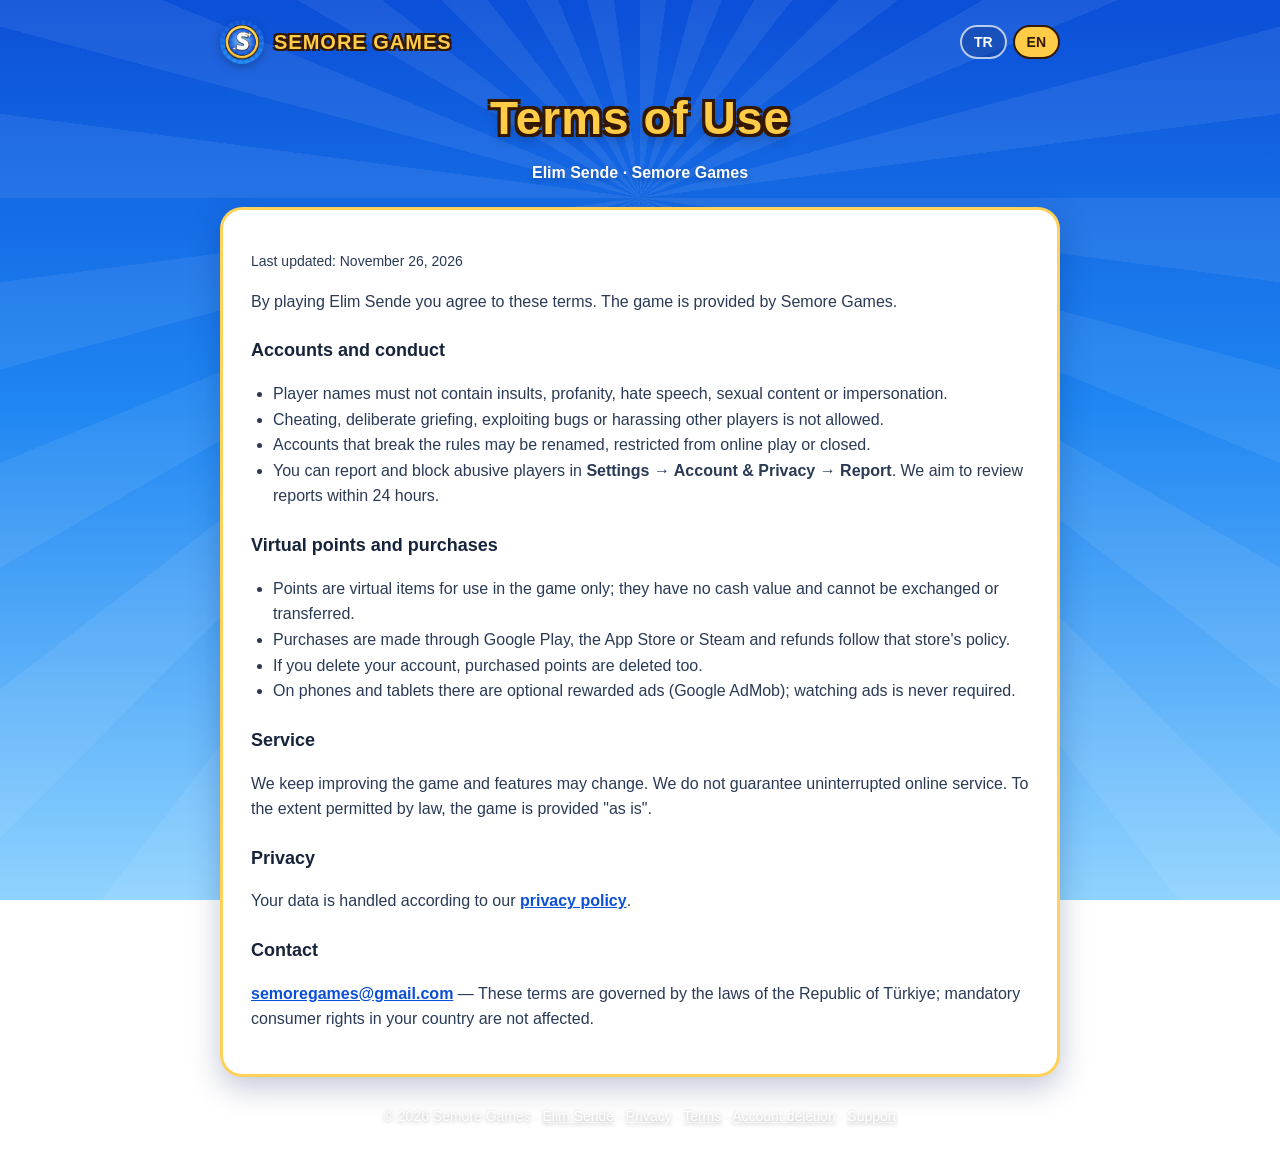
<file: elim-sende/terms/index.html>
<!DOCTYPE html>
<html lang="tr" data-lang="tr">
<head>
  <meta charset="utf-8">
  <meta name="viewport" content="width=device-width, initial-scale=1">
  <title>Elim Sende – Kullanım Koşulları</title>
  <meta name="title-tr" content="Elim Sende – Kullanım Koşulları">
  <meta name="title-en" content="Elim Sende – Terms of Use">
  <link rel="icon" href="../../assets/elimsende-icon.png">
  <link rel="stylesheet" href="../../style.css">
  <script src="../../lang.js"></script>
</head>
<body>
  <div class="wrap">
    <div class="topbar">
      <a class="home" href="../../"><img src="../../assets/semore-icon.png" alt=""><span>SEMORE GAMES</span></a>
      <div class="lang-switch">
        <button data-set="tr" aria-pressed="true">TR</button>
        <button data-set="en" aria-pressed="false">EN</button>
      </div>
    </div>

    <h1 class="title" lang="tr">Kullanım Koşulları</h1>
    <h1 class="title" lang="en">Terms of Use</h1>
    <p class="subtitle">Elim Sende · Semore Games</p>

    <section class="card" lang="tr">
      <p class="muted">Son güncelleme: 26 Kasım 2026</p>
<p>Elim Sende'yi oynayarak bu koşulları kabul etmiş olursun. Oyun Semore Games tarafından sunulur.</p>
<h3>Hesap ve davranış</h3>
<ul><li>Oyuncu adın hakaret, küfür, nefret söylemi, cinsel içerik ya da başkasını taklit içeremez.</li>
<li>Hile, oyunu bozmak için kasıtlı davranış, açık arama ya da başka oyuncuları taciz yasaktır.</li>
<li>Kurallara uymayan hesapların adı değiştirilebilir, çevrimiçi erişimi kısıtlanabilir ya da hesabı kapatılabilir.</li>
<li>Rahatsız eden oyuncuyu <strong>Ayarlar → Hesap ve Gizlilik → Şikayet Et</strong> ile bildirebilir ve engelleyebilirsin. Bildirimleri 24 saat içinde incelemeye çalışırız.</li></ul>
<h3>Sanal puanlar ve satın almalar</h3>
<ul><li>Puanlar yalnızca oyun içinde kullanılan sanal öğelerdir; gerçek para değeri yoktur, paraya çevrilemez ve devredilemez.</li>
<li>Satın almalar Google Play, App Store ya da Steam üzerinden yapılır ve iadeler o mağazanın kurallarına tabidir.</li>
<li>Hesabını silersen satın aldığın puanlar da silinir.</li>
<li>Telefon ve tablette isteğe bağlı ödüllü reklamlar vardır (Google AdMob); reklam izlemek zorunlu değildir.</li></ul>
<h3>Hizmet</h3>
<p>Oyunu sürekli geliştiriyoruz; özellikler değişebilir. Çevrimiçi hizmetin kesintisiz olacağını garanti etmeyiz. Yasaların izin verdiği ölçüde oyun "olduğu gibi" sunulur.</p>
<h3>Gizlilik</h3><p>Verilerin <a href="../privacy/">gizlilik politikasına</a> göre işlenir.</p>
<h3>İletişim</h3><p><a class="email" href="mailto:semoregames@gmail.com">semoregames@gmail.com</a> — Bu koşullar Türkiye Cumhuriyeti yasalarına tabidir; tüketici olarak bulunduğun ülkenin zorunlu hakların saklıdır.</p>
    </section>

    <section class="card" lang="en">
      <p class="muted">Last updated: November 26, 2026</p>
<p>By playing Elim Sende you agree to these terms. The game is provided by Semore Games.</p>
<h3>Accounts and conduct</h3>
<ul><li>Player names must not contain insults, profanity, hate speech, sexual content or impersonation.</li>
<li>Cheating, deliberate griefing, exploiting bugs or harassing other players is not allowed.</li>
<li>Accounts that break the rules may be renamed, restricted from online play or closed.</li>
<li>You can report and block abusive players in <strong>Settings → Account &amp; Privacy → Report</strong>. We aim to review reports within 24 hours.</li></ul>
<h3>Virtual points and purchases</h3>
<ul><li>Points are virtual items for use in the game only; they have no cash value and cannot be exchanged or transferred.</li>
<li>Purchases are made through Google Play, the App Store or Steam and refunds follow that store's policy.</li>
<li>If you delete your account, purchased points are deleted too.</li>
<li>On phones and tablets there are optional rewarded ads (Google AdMob); watching ads is never required.</li></ul>
<h3>Service</h3>
<p>We keep improving the game and features may change. We do not guarantee uninterrupted online service. To the extent permitted by law, the game is provided "as is".</p>
<h3>Privacy</h3><p>Your data is handled according to our <a href="../privacy/">privacy policy</a>.</p>
<h3>Contact</h3><p><a class="email" href="mailto:semoregames@gmail.com">semoregames@gmail.com</a> — These terms are governed by the laws of the Republic of Türkiye; mandatory consumer rights in your country are not affected.</p>
    </section>

    <footer>© 2026 Semore Games · <a href="../"><span>Elim Sende</span></a> ·
      <a href="../privacy/"><span lang="tr">Gizlilik</span><span lang="en">Privacy</span></a> ·
      <a href="../terms/"><span lang="tr">Koşullar</span><span lang="en">Terms</span></a> ·
      <a href="../delete-account/"><span lang="tr">Hesap silme</span><span lang="en">Account deletion</span></a> ·
      <a href="../support/"><span lang="tr">Destek</span><span lang="en">Support</span></a>
    </footer>
  </div>
</body>
</html>
</file>
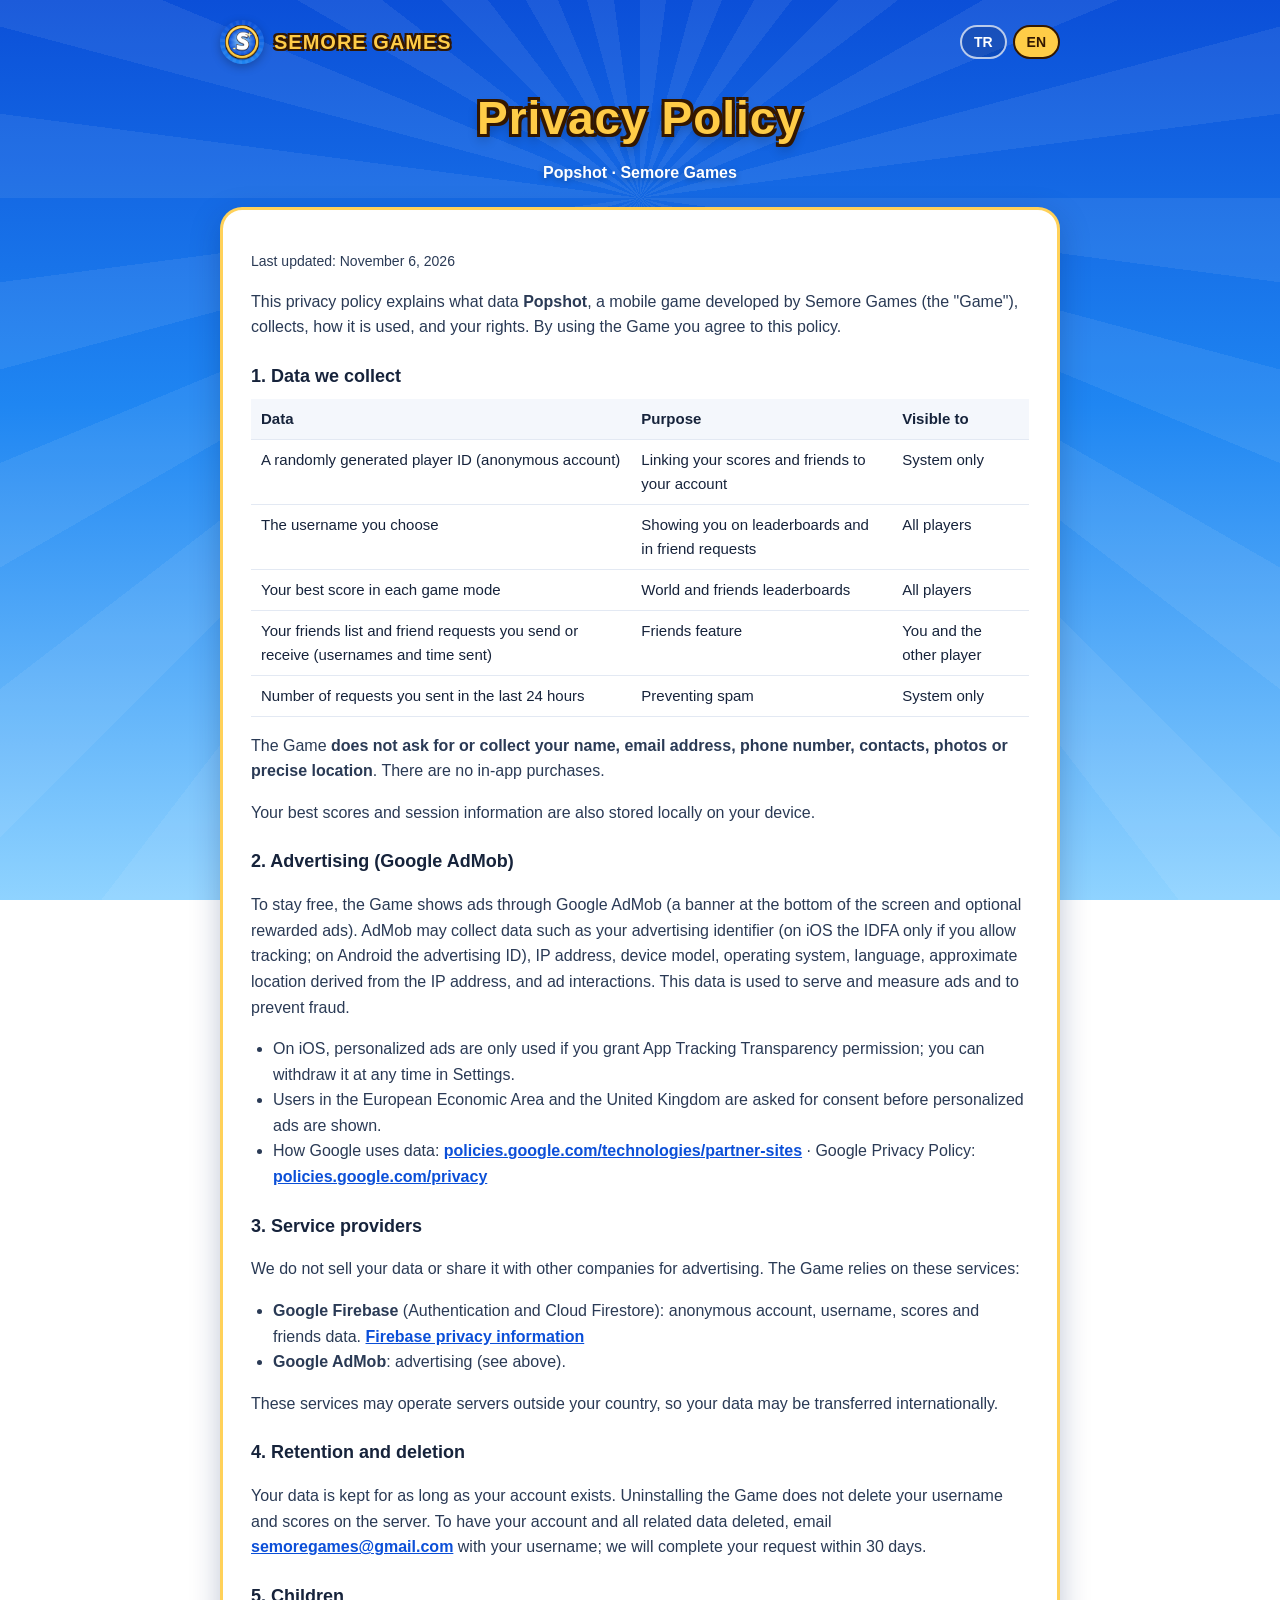
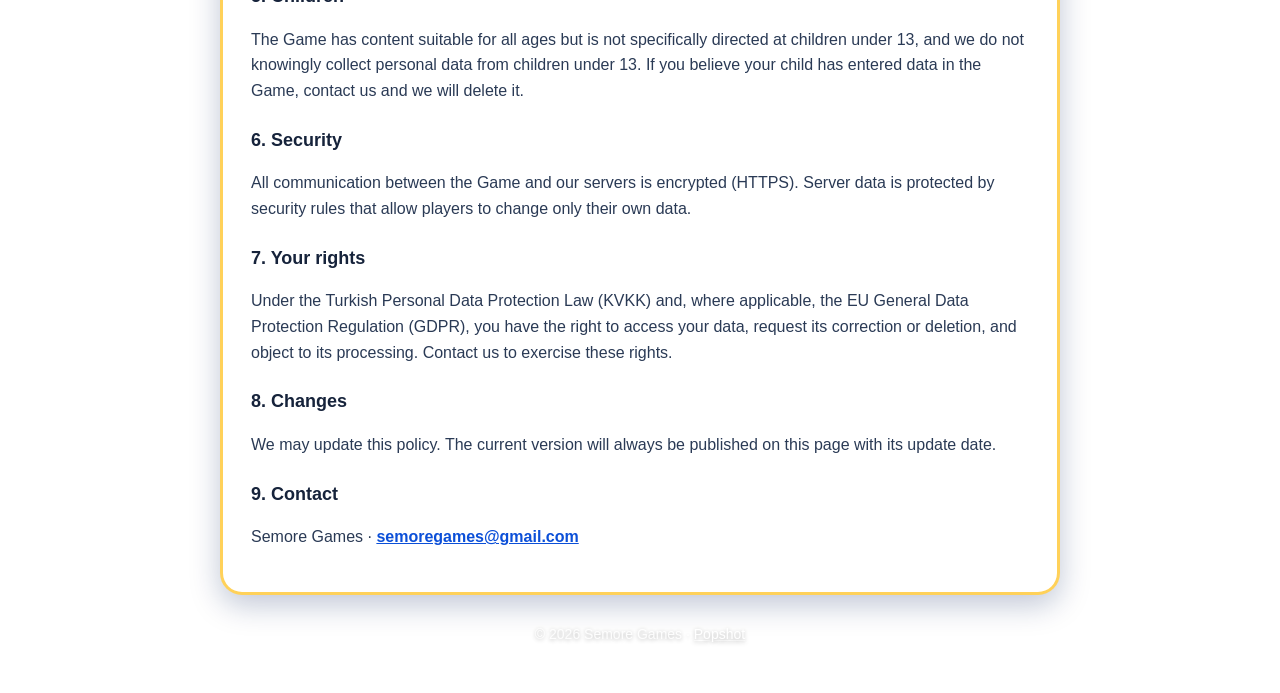
<file: popshot/privacy/index.html>
<!DOCTYPE html>
<html lang="tr" data-lang="tr">
<head>
  <meta charset="utf-8">
  <meta name="viewport" content="width=device-width, initial-scale=1">
  <title>Popshot – Gizlilik Politikası</title>
  <meta name="title-tr" content="Popshot – Gizlilik Politikası">
  <meta name="title-en" content="Popshot – Privacy Policy">
  <link rel="icon" href="../../assets/popshot-icon.jpg">
  <link rel="stylesheet" href="../../style.css">
  <script src="../../lang.js"></script>
</head>
<body>
  <div class="wrap">
    <div class="topbar">
      <a class="home" href="../../"><img src="../../assets/semore-icon.png" alt=""><span>SEMORE GAMES</span></a>
      <div class="lang-switch">
        <button data-set="tr" aria-pressed="true">TR</button>
        <button data-set="en" aria-pressed="false">EN</button>
      </div>
    </div>

    <h1 class="title" lang="tr">Gizlilik Politikası</h1>
    <h1 class="title" lang="en">Privacy Policy</h1>
    <p class="subtitle">Popshot · Semore Games</p>

    <!-- ===================== TÜRKÇE ===================== -->
    <section class="card" lang="tr">
      <p class="muted">Son güncelleme: 6 Kasım 2026</p>
      <p>Bu gizlilik politikası, Semore Games tarafından geliştirilen <strong>Popshot</strong> mobil oyununun ("Oyun") hangi verileri topladığını, bu verileri nasıl kullandığını ve haklarınızı açıklar. Oyunu kullanarak bu politikayı kabul etmiş olursunuz.</p>

      <h3>1. Topladığımız veriler</h3>
      <table class="data">
        <tr><th>Veri</th><th>Ne için</th><th>Kimler görebilir</th></tr>
        <tr><td>Rastgele oluşturulan oyuncu kimliği (anonim hesap)</td><td>Skorlarınızı ve arkadaş listenizi hesabınıza bağlamak</td><td>Yalnızca sistem</td></tr>
        <tr><td>Seçtiğiniz kullanıcı adı</td><td>Sıralamalarda ve arkadaşlık isteklerinde sizi göstermek</td><td>Tüm oyuncular</td></tr>
        <tr><td>Her oyun modundaki en yüksek skorunuz</td><td>Dünya ve arkadaş sıralamaları</td><td>Tüm oyuncular</td></tr>
        <tr><td>Arkadaş listeniz, gönderdiğiniz ve aldığınız arkadaşlık istekleri (kullanıcı adları ve gönderim zamanı)</td><td>Arkadaşlık özelliği</td><td>Siz ve ilgili oyuncu</td></tr>
        <tr><td>Son 24 saatte gönderdiğiniz istek sayısı</td><td>İstek yağmurunu (spam) önlemek</td><td>Yalnızca sistem</td></tr>
      </table>
      <p>Oyun sizden <strong>adınızı, e-posta adresinizi, telefon numaranızı, rehberinizi, fotoğraflarınızı veya kesin konumunuzu istemez ve toplamaz</strong>. Oyunda uygulama içi satın alma yoktur.</p>
      <p>Ayrıca rekorlarınız ve oturum bilginiz cihazınızda yerel olarak saklanır.</p>

      <h3>2. Reklamlar (Google AdMob)</h3>
      <p>Oyun, ücretsiz kalabilmek için Google AdMob aracılığıyla reklam gösterir (sayfa altındaki banner reklam ve isteğe bağlı olarak izlenen ödüllü reklamlar). AdMob; reklam kimliği (iOS'ta yalnızca izin verirseniz IDFA, Android'de reklam kimliği), IP adresi, cihaz modeli, işletim sistemi, dil, IP adresinden tahmin edilen yaklaşık konum ve reklam etkileşimleri gibi verileri toplayabilir. Bu veriler reklam göstermek, reklam performansını ölçmek ve sahtekârlığı önlemek için kullanılır.</p>
      <ul>
        <li>iOS'ta kişiselleştirilmiş reklamlar için uygulama takibi iznini (App Tracking Transparency) siz verirseniz kullanılır; izni istediğiniz zaman Ayarlar'dan geri alabilirsiniz.</li>
        <li>Avrupa Ekonomik Alanı ve Birleşik Krallık'taki kullanıcılardan kişiselleştirilmiş reklam için önceden onay istenir.</li>
        <li>Google'ın verileri nasıl kullandığı: <a href="https://policies.google.com/technologies/partner-sites" rel="noopener">policies.google.com/technologies/partner-sites</a> · Google Gizlilik Politikası: <a href="https://policies.google.com/privacy" rel="noopener">policies.google.com/privacy</a></li>
      </ul>

      <h3>3. Hizmet sağlayıcılar</h3>
      <p>Verileriniz satılmaz ve reklam amacıyla başka şirketlerle paylaşılmaz. Oyunun çalışması için aşağıdaki hizmetler kullanılır:</p>
      <ul>
        <li><strong>Google Firebase</strong> (Authentication ve Cloud Firestore): anonim hesap, kullanıcı adı, skorlar ve arkadaşlık verileri. <a href="https://firebase.google.com/support/privacy" rel="noopener">Firebase gizlilik bilgileri</a></li>
        <li><strong>Google AdMob</strong>: reklamlar (yukarıya bakın).</li>
      </ul>
      <p>Bu hizmetlerin sunucuları Türkiye dışında bulunabilir; verileriniz bu nedenle yurt dışına aktarılabilir.</p>

      <h3>4. Verilerin saklanması ve silinmesi</h3>
      <p>Verileriniz hesabınız var olduğu sürece saklanır. Oyunu cihazınızdan silmek sunucudaki kullanıcı adınızı ve skorlarınızı silmez. Hesabınızın ve tüm verilerinizin silinmesini istiyorsanız, kullanıcı adınızı belirterek <a class="email" href="mailto:semoregames@gmail.com">semoregames@gmail.com</a> adresine yazın; talebiniz en geç 30 gün içinde yerine getirilir.</p>

      <h3>5. Çocuklar</h3>
      <p>Oyun herkese uygun içeriğe sahiptir ancak özellikle 13 yaşından küçük çocuklara yönelik değildir ve bu yaştaki çocuklardan bilerek kişisel veri toplanmaz. Çocuğunuzun Oyuna veri girdiğini düşünüyorsanız bizimle iletişime geçin; ilgili verileri sileriz.</p>

      <h3>6. Güvenlik</h3>
      <p>Oyun ile sunucular arasındaki tüm iletişim şifreli (HTTPS) bağlantı üzerinden yapılır. Sunucudaki veriler, oyuncuların yalnızca kendi verilerini değiştirebileceği güvenlik kurallarıyla korunur.</p>

      <h3>7. Haklarınız</h3>
      <p>6698 sayılı Kişisel Verilerin Korunması Kanunu (KVKK) ve geçerli olduğu durumlarda Avrupa Genel Veri Koruma Tüzüğü (GDPR) kapsamında; verilerinize erişme, düzeltilmesini veya silinmesini isteme ve işlenmesine itiraz etme haklarına sahipsiniz. Bu haklarınızı kullanmak için bize yazabilirsiniz.</p>

      <h3>8. Değişiklikler</h3>
      <p>Bu politika güncellenebilir. Güncel sürüm her zaman bu sayfada, güncelleme tarihiyle birlikte yayımlanır.</p>

      <h3>9. İletişim</h3>
      <p>Semore Games · <a class="email" href="mailto:semoregames@gmail.com">semoregames@gmail.com</a></p>
    </section>

    <!-- ===================== ENGLISH ===================== -->
    <section class="card" lang="en">
      <p class="muted">Last updated: November 6, 2026</p>
      <p>This privacy policy explains what data <strong>Popshot</strong>, a mobile game developed by Semore Games (the "Game"), collects, how it is used, and your rights. By using the Game you agree to this policy.</p>

      <h3>1. Data we collect</h3>
      <table class="data">
        <tr><th>Data</th><th>Purpose</th><th>Visible to</th></tr>
        <tr><td>A randomly generated player ID (anonymous account)</td><td>Linking your scores and friends to your account</td><td>System only</td></tr>
        <tr><td>The username you choose</td><td>Showing you on leaderboards and in friend requests</td><td>All players</td></tr>
        <tr><td>Your best score in each game mode</td><td>World and friends leaderboards</td><td>All players</td></tr>
        <tr><td>Your friends list and friend requests you send or receive (usernames and time sent)</td><td>Friends feature</td><td>You and the other player</td></tr>
        <tr><td>Number of requests you sent in the last 24 hours</td><td>Preventing spam</td><td>System only</td></tr>
      </table>
      <p>The Game <strong>does not ask for or collect your name, email address, phone number, contacts, photos or precise location</strong>. There are no in-app purchases.</p>
      <p>Your best scores and session information are also stored locally on your device.</p>

      <h3>2. Advertising (Google AdMob)</h3>
      <p>To stay free, the Game shows ads through Google AdMob (a banner at the bottom of the screen and optional rewarded ads). AdMob may collect data such as your advertising identifier (on iOS the IDFA only if you allow tracking; on Android the advertising ID), IP address, device model, operating system, language, approximate location derived from the IP address, and ad interactions. This data is used to serve and measure ads and to prevent fraud.</p>
      <ul>
        <li>On iOS, personalized ads are only used if you grant App Tracking Transparency permission; you can withdraw it at any time in Settings.</li>
        <li>Users in the European Economic Area and the United Kingdom are asked for consent before personalized ads are shown.</li>
        <li>How Google uses data: <a href="https://policies.google.com/technologies/partner-sites" rel="noopener">policies.google.com/technologies/partner-sites</a> · Google Privacy Policy: <a href="https://policies.google.com/privacy" rel="noopener">policies.google.com/privacy</a></li>
      </ul>

      <h3>3. Service providers</h3>
      <p>We do not sell your data or share it with other companies for advertising. The Game relies on these services:</p>
      <ul>
        <li><strong>Google Firebase</strong> (Authentication and Cloud Firestore): anonymous account, username, scores and friends data. <a href="https://firebase.google.com/support/privacy" rel="noopener">Firebase privacy information</a></li>
        <li><strong>Google AdMob</strong>: advertising (see above).</li>
      </ul>
      <p>These services may operate servers outside your country, so your data may be transferred internationally.</p>

      <h3>4. Retention and deletion</h3>
      <p>Your data is kept for as long as your account exists. Uninstalling the Game does not delete your username and scores on the server. To have your account and all related data deleted, email <a class="email" href="mailto:semoregames@gmail.com">semoregames@gmail.com</a> with your username; we will complete your request within 30 days.</p>

      <h3>5. Children</h3>
      <p>The Game has content suitable for all ages but is not specifically directed at children under 13, and we do not knowingly collect personal data from children under 13. If you believe your child has entered data in the Game, contact us and we will delete it.</p>

      <h3>6. Security</h3>
      <p>All communication between the Game and our servers is encrypted (HTTPS). Server data is protected by security rules that allow players to change only their own data.</p>

      <h3>7. Your rights</h3>
      <p>Under the Turkish Personal Data Protection Law (KVKK) and, where applicable, the EU General Data Protection Regulation (GDPR), you have the right to access your data, request its correction or deletion, and object to its processing. Contact us to exercise these rights.</p>

      <h3>8. Changes</h3>
      <p>We may update this policy. The current version will always be published on this page with its update date.</p>

      <h3>9. Contact</h3>
      <p>Semore Games · <a class="email" href="mailto:semoregames@gmail.com">semoregames@gmail.com</a></p>
    </section>

    <footer>© 2026 Semore Games · <a href="../">Popshot</a></footer>
  </div>
</body>
</html>
</file>
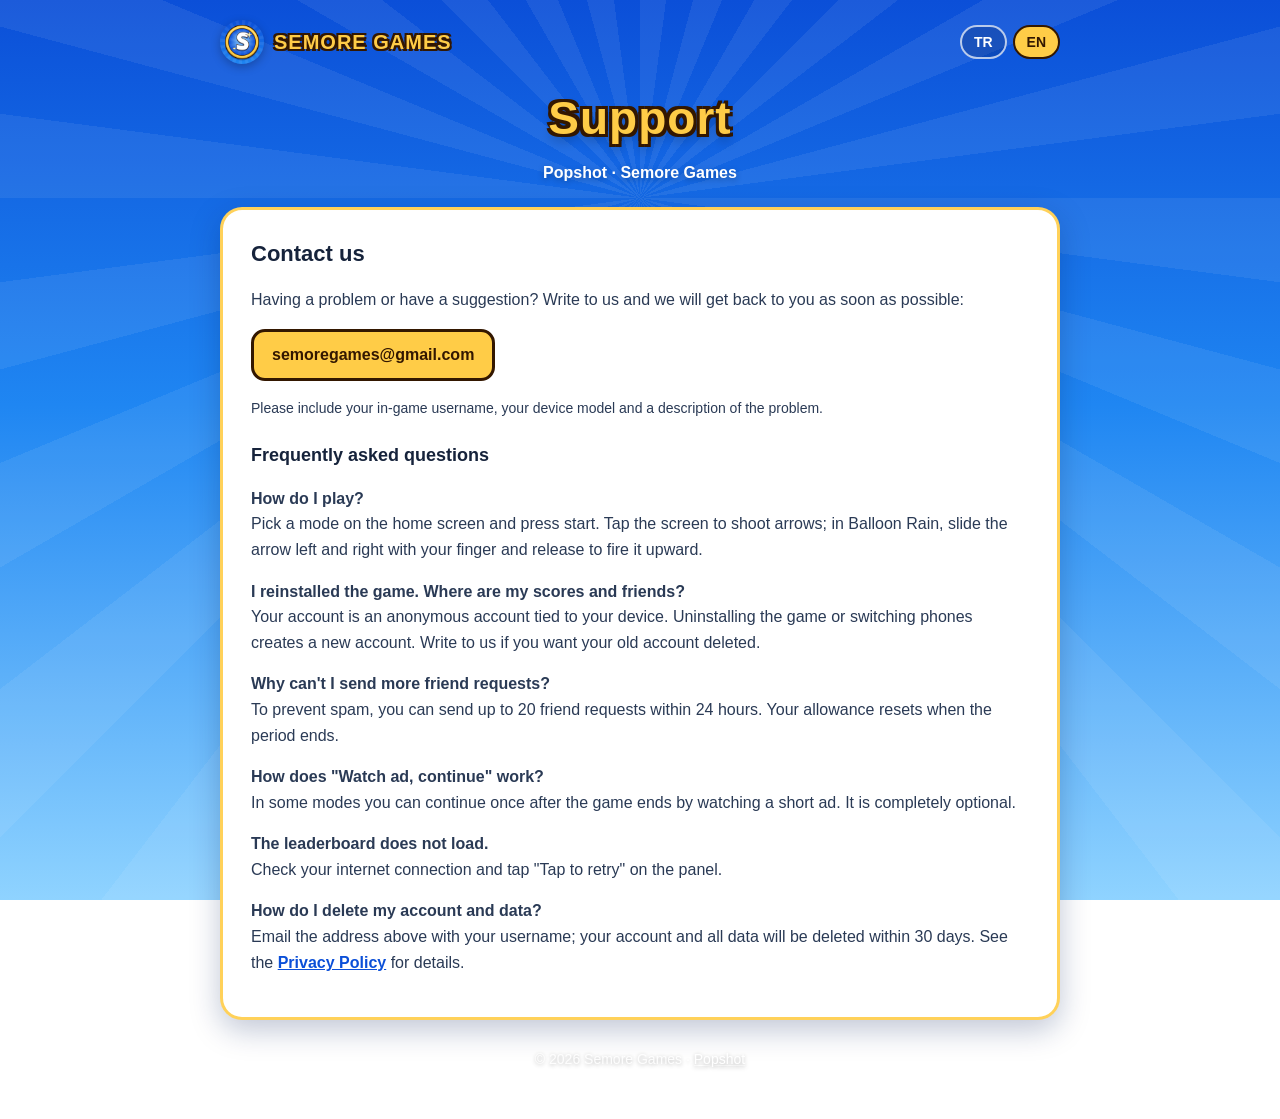
<file: popshot/support/index.html>
<!DOCTYPE html>
<html lang="tr" data-lang="tr">
<head>
  <meta charset="utf-8">
  <meta name="viewport" content="width=device-width, initial-scale=1">
  <title>Popshot – Destek</title>
  <meta name="title-tr" content="Popshot – Destek">
  <meta name="title-en" content="Popshot – Support">
  <link rel="icon" href="../../assets/popshot-icon.jpg">
  <link rel="stylesheet" href="../../style.css">
  <script src="../../lang.js"></script>
</head>
<body>
  <div class="wrap">
    <div class="topbar">
      <a class="home" href="../../"><img src="../../assets/semore-icon.png" alt=""><span>SEMORE GAMES</span></a>
      <div class="lang-switch">
        <button data-set="tr" aria-pressed="true">TR</button>
        <button data-set="en" aria-pressed="false">EN</button>
      </div>
    </div>

    <h1 class="title" lang="tr">Destek</h1>
    <h1 class="title" lang="en">Support</h1>
    <p class="subtitle">Popshot · Semore Games</p>

    <section class="card" lang="tr">
      <h2>Bize ulaşın</h2>
      <p>Bir sorun mu yaşıyorsunuz, öneriniz mi var? Bize yazın, en kısa sürede dönüş yapalım:</p>
      <p><a class="btn" href="mailto:semoregames@gmail.com?subject=Popshot%20Destek">semoregames@gmail.com</a></p>
      <p class="muted">Lütfen e-postanıza oyundaki kullanıcı adınızı, cihaz modelinizi ve yaşadığınız sorunu ekleyin.</p>

      <h3>Sık sorulan sorular</h3>
      <p><strong>Nasıl oynanır?</strong><br>Ana ekrandan bir mod seçip başlat düğmesine basın. Ekrana dokunarak ok atarsınız; Balon Yağmuru modunda oku parmağınızla sağa sola kaydırıp bıraktığınızda ok yukarı fırlar.</p>
      <p><strong>Oyunu silip yeniden yükledim, skorlarım ve arkadaşlarım nerede?</strong><br>Hesabınız cihazınıza bağlı anonim bir hesaptır. Oyunu silmek veya telefon değiştirmek yeni bir hesap açılmasına neden olur. Eski hesabınızın silinmesini isterseniz bize yazın.</p>
      <p><strong>Neden daha fazla arkadaşlık isteği gönderemiyorum?</strong><br>İstek yağmurunu önlemek için 24 saat içinde en fazla 20 arkadaşlık isteği gönderilebilir. Süre dolunca hakkınız yenilenir.</p>
      <p><strong>"Reklam izle, devam et" nasıl çalışır?</strong><br>Bazı modlarda oyun bittiğinde bir kez kısa bir reklam izleyerek kaldığınız yerden devam edebilirsiniz. Bu tamamen isteğe bağlıdır.</p>
      <p><strong>Sıralama yüklenmiyor.</strong><br>İnternet bağlantınızı kontrol edin ve paneldeki "Tekrar denemek için dokun" yazısına dokunun.</p>
      <p><strong>Hesabımı ve verilerimi nasıl silerim?</strong><br>Kullanıcı adınızı belirterek yukarıdaki adrese yazın; hesabınız ve tüm verileriniz 30 gün içinde silinir. Ayrıntılar için <a href="../privacy/">Gizlilik Politikası</a>'na bakın.</p>
    </section>

    <section class="card" lang="en">
      <h2>Contact us</h2>
      <p>Having a problem or have a suggestion? Write to us and we will get back to you as soon as possible:</p>
      <p><a class="btn" href="mailto:semoregames@gmail.com?subject=Popshot%20Support">semoregames@gmail.com</a></p>
      <p class="muted">Please include your in-game username, your device model and a description of the problem.</p>

      <h3>Frequently asked questions</h3>
      <p><strong>How do I play?</strong><br>Pick a mode on the home screen and press start. Tap the screen to shoot arrows; in Balloon Rain, slide the arrow left and right with your finger and release to fire it upward.</p>
      <p><strong>I reinstalled the game. Where are my scores and friends?</strong><br>Your account is an anonymous account tied to your device. Uninstalling the game or switching phones creates a new account. Write to us if you want your old account deleted.</p>
      <p><strong>Why can't I send more friend requests?</strong><br>To prevent spam, you can send up to 20 friend requests within 24 hours. Your allowance resets when the period ends.</p>
      <p><strong>How does "Watch ad, continue" work?</strong><br>In some modes you can continue once after the game ends by watching a short ad. It is completely optional.</p>
      <p><strong>The leaderboard does not load.</strong><br>Check your internet connection and tap "Tap to retry" on the panel.</p>
      <p><strong>How do I delete my account and data?</strong><br>Email the address above with your username; your account and all data will be deleted within 30 days. See the <a href="../privacy/">Privacy Policy</a> for details.</p>
    </section>

    <footer>© 2026 Semore Games · <a href="../">Popshot</a></footer>
  </div>
</body>
</html>
</file>
<file: style.css>
/* Semore Games — ortak stil */
:root {
  --blue-top: #0b4fd8;
  --blue-mid: #1f86f2;
  --blue-light: #8fd3ff;
  --gold: #ffcc47;
  --dark: #331700;
  --ink: #16233b;
  --muted: #5b6b85;
  --card: #ffffff;
  --radius: 22px;
}

* { box-sizing: border-box; }

html, body { margin: 0; padding: 0; }

body {
  font-family: -apple-system, BlinkMacSystemFont, "Segoe UI", Roboto, "Helvetica Neue", Arial, sans-serif;
  color: var(--ink);
  background: linear-gradient(180deg, var(--blue-top) 0%, var(--blue-mid) 45%, var(--blue-light) 100%) fixed;
  min-height: 100vh;
  line-height: 1.6;
}

/* ışık hüzmeleri */
body::before {
  content: "";
  position: fixed;
  inset: 0;
  background: repeating-conic-gradient(from 0deg at 50% 22%, rgba(255,255,255,0.07) 0deg 7.5deg, transparent 7.5deg 15deg);
  pointer-events: none;
  z-index: 0;
}

.wrap {
  position: relative;
  z-index: 1;
  max-width: 880px;
  margin: 0 auto;
  padding: 20px 20px 48px;
}

/* üst çubuk */
.topbar {
  display: flex;
  align-items: center;
  justify-content: space-between;
  gap: 12px;
  margin-bottom: 18px;
}
.topbar a.home { display: flex; align-items: center; gap: 10px; text-decoration: none; }
.topbar a.home img { width: 44px; height: 44px; border-radius: 50%; box-shadow: 0 3px 10px rgba(0,0,0,0.25); }
.topbar a.home span {
  font-weight: 900; color: var(--gold); font-size: 20px; letter-spacing: 1px;
  text-shadow: -2px -2px 0 var(--dark), 2px -2px 0 var(--dark), -2px 2px 0 var(--dark), 2px 2px 0 var(--dark);
}

.lang-switch { display: flex; gap: 6px; }
.lang-switch button {
  font: inherit; font-weight: 800; font-size: 14px;
  border: 2px solid rgba(255,255,255,0.7); color: #fff; background: rgba(0,0,0,0.15);
  padding: 4px 12px; border-radius: 999px; cursor: pointer;
}
.lang-switch button[aria-pressed="true"] { background: var(--gold); color: var(--dark); border-color: var(--dark); }

/* kahraman alanı */
.hero { text-align: center; padding: 18px 0 26px; }
.hero .logo { width: min(520px, 92%); height: auto; filter: drop-shadow(0 8px 18px rgba(0,0,0,0.25)); }
.hero p.tagline { color: #fff; font-size: 19px; font-weight: 600; margin: 14px 0 0; text-shadow: 0 2px 6px rgba(0,0,0,0.3); }

h1.title {
  text-align: center; margin: 6px 0 4px; font-size: clamp(30px, 6vw, 46px); font-weight: 900; letter-spacing: 1px;
  color: var(--gold);
  text-shadow: -3px -3px 0 var(--dark), 3px -3px 0 var(--dark), -3px 3px 0 var(--dark), 3px 3px 0 var(--dark), 0 6px 12px rgba(0,0,0,0.3);
}
p.subtitle { text-align: center; color: #fff; margin: 0 0 22px; font-weight: 600; text-shadow: 0 2px 6px rgba(0,0,0,0.3); }

/* kartlar */
.card {
  background: var(--card);
  border-radius: var(--radius);
  padding: 26px 28px;
  box-shadow: 0 10px 30px rgba(6, 30, 90, 0.25);
  border: 3px solid rgba(255, 204, 71, 0.9);
  margin-bottom: 20px;
}
.card h2 { margin: 0 0 10px; font-size: 22px; }
.card h3 { margin: 22px 0 6px; font-size: 18px; }
.card p, .card li { color: #2a3a55; }
.card ul { padding-left: 22px; }
.card a { color: var(--blue-top); font-weight: 600; }
.muted { color: var(--muted); font-size: 14px; }

/* oyun listesi */
.games { display: grid; grid-template-columns: repeat(auto-fit, minmax(240px, 1fr)); gap: 18px; }
.game {
  display: flex; gap: 16px; align-items: center; text-decoration: none;
  background: #fff; border-radius: var(--radius); padding: 16px;
  border: 3px solid rgba(255, 204, 71, 0.9);
  box-shadow: 0 8px 22px rgba(6, 30, 90, 0.22);
  transition: transform 0.15s ease;
}
a.game:hover { transform: translateY(-3px); }
.game img, .game .placeholder {
  width: 84px; height: 84px; border-radius: 20px; flex: none;
  box-shadow: 0 3px 10px rgba(0,0,0,0.2);
}
.game .placeholder {
  display: grid; place-items: center; font-size: 36px; font-weight: 900; color: #fff;
  background: linear-gradient(135deg, #8a5cf6, #f0569b);
}
.game strong { display: block; font-size: 19px; color: var(--ink); }
.game span { color: var(--muted); font-size: 14px; }
.badge {
  display: inline-block; margin-top: 6px; font-size: 12px; font-weight: 800; letter-spacing: 0.5px;
  padding: 2px 10px; border-radius: 999px; background: #eef4ff; color: var(--blue-top);
}

/* oyun sayfası */
.app-head { display: flex; gap: 22px; align-items: center; flex-wrap: wrap; }
.app-head img { width: 120px; height: 120px; border-radius: 28px; box-shadow: 0 6px 16px rgba(0,0,0,0.25); }
.app-head h2 { font-size: 28px; margin: 0; }
.links { display: flex; flex-wrap: wrap; gap: 10px; margin-top: 14px; }
.btn {
  display: inline-block; text-decoration: none; font-weight: 800;
  padding: 10px 18px; border-radius: 14px; border: 3px solid var(--dark);
  background: var(--gold); color: var(--dark) !important;
}
.btn.secondary { background: #eef4ff; border-color: var(--blue-top); color: var(--blue-top) !important; }

table.data { width: 100%; border-collapse: collapse; margin: 8px 0 4px; font-size: 15px; }
table.data th, table.data td { text-align: left; padding: 8px 10px; border-bottom: 1px solid #e3e9f3; vertical-align: top; }
table.data th { background: #f4f7fc; }

footer { text-align: center; color: rgba(255,255,255,0.9); font-size: 14px; margin-top: 28px; text-shadow: 0 1px 4px rgba(0,0,0,0.3); }
footer a { color: #fff; }

/* dil seçimi: seçilmeyen dil gizlenir */
html[data-lang="tr"] [lang="en"] { display: none; }
html[data-lang="en"] [lang="tr"] { display: none; }

@media (max-width: 520px) {
  .card { padding: 20px 18px; }
  .app-head img { width: 96px; height: 96px; }
}
</file>
